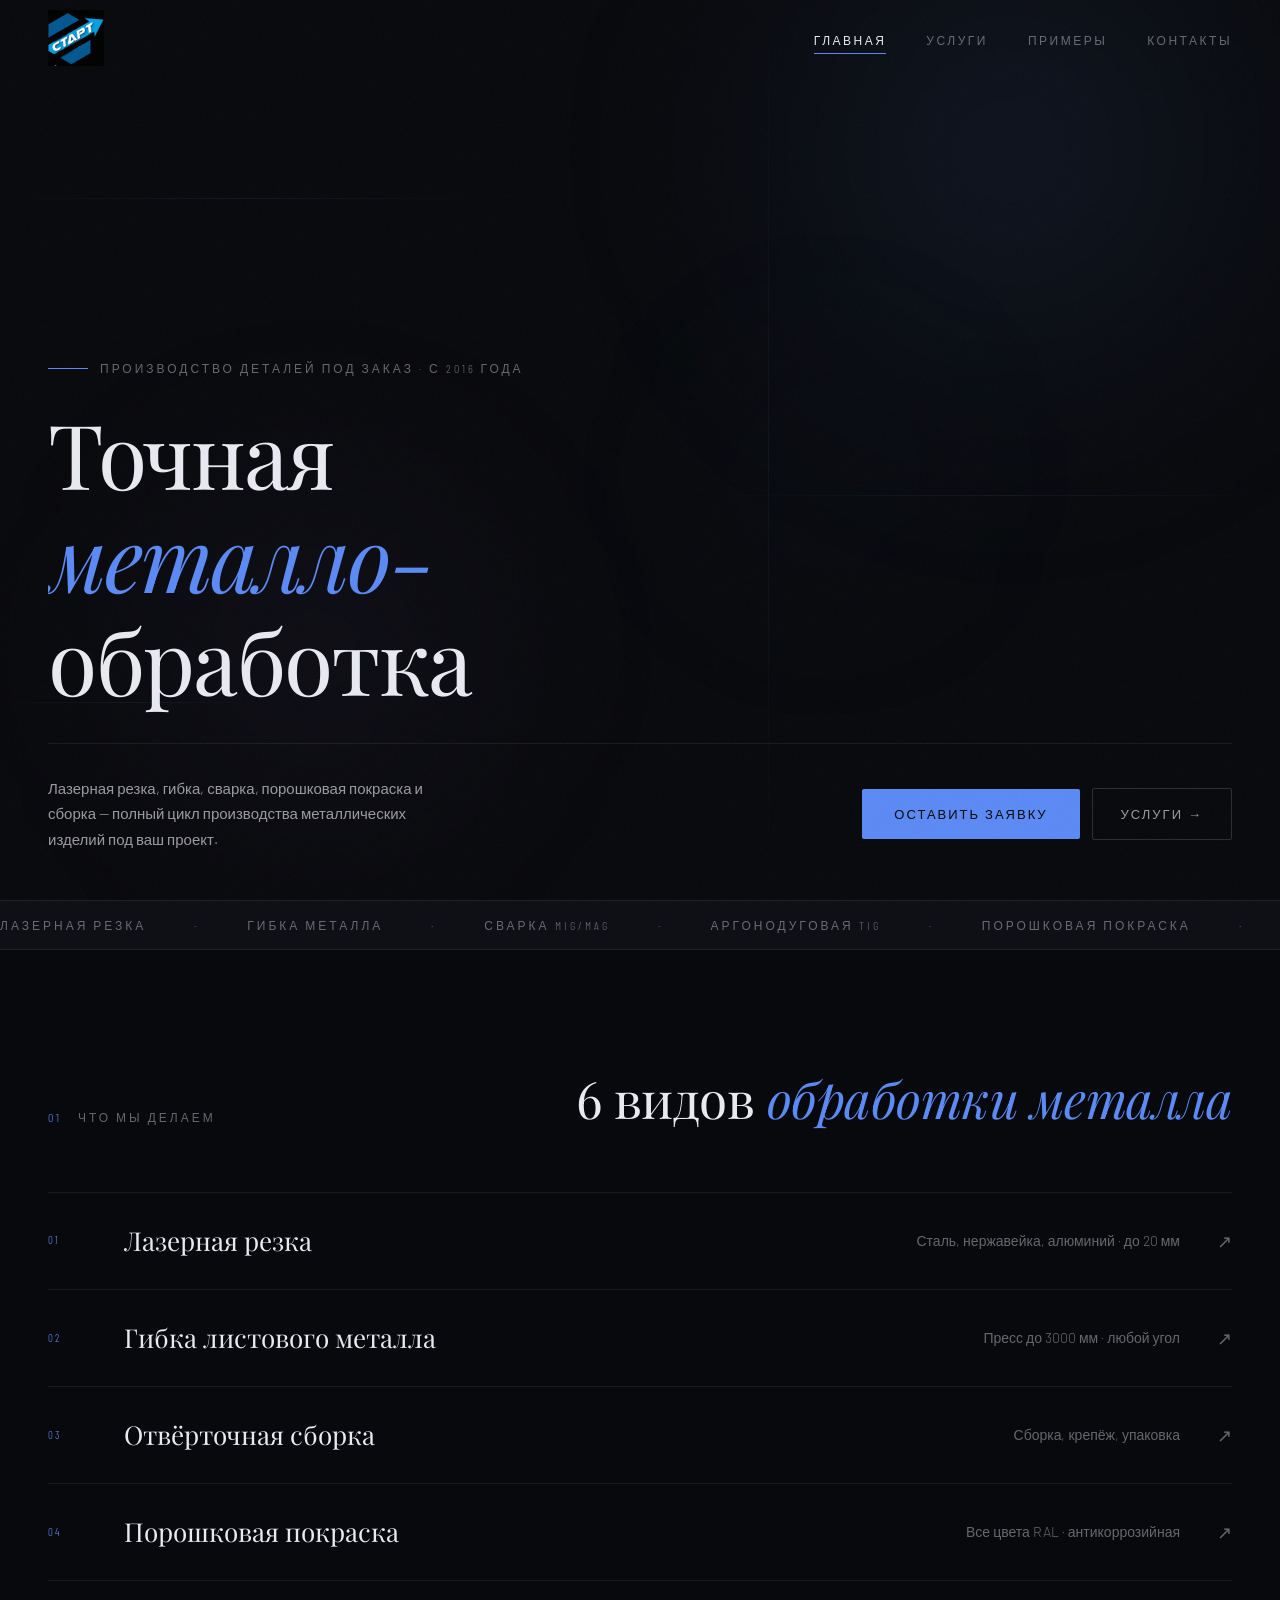
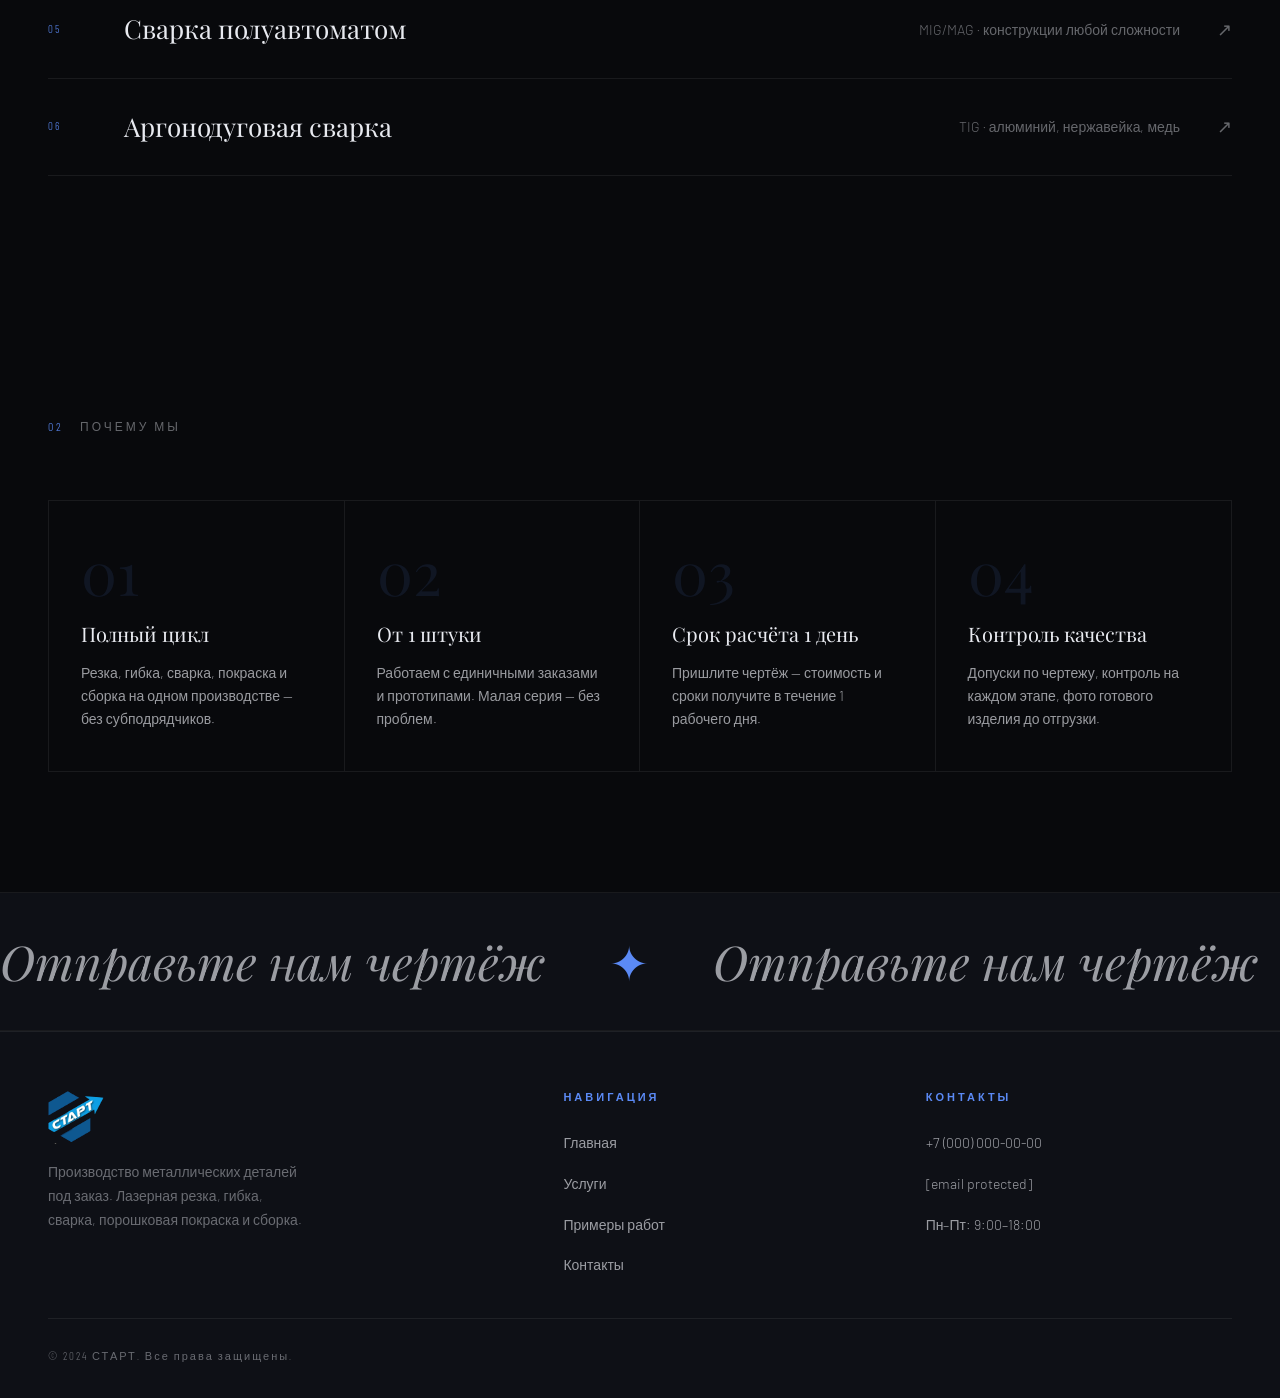
<file: index.html>
<!DOCTYPE html>
<html lang="ru">
<head>
  <meta charset="UTF-8"/>
  <meta name="viewport" content="width=device-width, initial-scale=1.0"/>
  <title>СТАРТ — Металлообработка под заказ</title>
  <link rel="preconnect" href="https://fonts.googleapis.com"/>
  <link href="https://fonts.googleapis.com/css2?family=Playfair+Display:ital,wght@0,400;0,700;1,400;1,700&family=Barlow:wght@300;400;500&family=Barlow+Condensed:wght@300;400;500;600&display=swap" rel="stylesheet"/>
  <link rel="stylesheet" href="base.css"/>
  <link rel="stylesheet" href="index.css"/>
</head>
<body>
<div class="noise"></div>

<!-- NAV -->
<nav class="nav" id="nav">
  <a href="index.html" class="logo">
    <img src="logo.png" alt="СТАРТ" class="logo-img"/>
  </a>
  <ul class="nav-links">
    <li><a href="index.html"    class="nav-link active">Главная</a></li>
    <li><a href="services.html" class="nav-link">Услуги</a></li>
    <li><a href="works.html"    class="nav-link">Примеры</a></li>
    <li><a href="contact.html"  class="nav-link">Контакты</a></li>
  </ul>
  <button class="burger" id="burger" onclick="toggleMenu()">
    <span></span><span></span><span></span>
  </button>
</nav>

<!-- MOBILE DRAWER -->
<div class="nav-drawer" id="navDrawer">
  <a href="index.html"    class="nav-link active" onclick="closeMenu()">Главная</a>
  <a href="services.html" class="nav-link"        onclick="closeMenu()">Услуги</a>
  <a href="works.html"    class="nav-link"        onclick="closeMenu()">Примеры</a>
  <a href="contact.html"  class="nav-link"        onclick="closeMenu()">Контакты</a>
  <div class="drawer-btns">
    <a href="contact.html" class="btn-solid btn-full" onclick="closeMenu()">Оставить заявку</a>
  </div>
</div>

<!-- HERO -->
<section class="hero">
  <div class="hero-visual">
    <div class="orb orb-1"></div>
    <div class="orb orb-2"></div>
    <div class="orb orb-3"></div>
  </div>
  <div class="hero-lines">
    <div class="hline" style="top:22%;left:0;width:38%"></div>
    <div class="hline" style="top:55%;right:0;width:44%"></div>
    <div class="hline" style="top:78%;left:0;width:20%"></div>
    <div class="vline" style="left:60%;top:0;height:100%"></div>
  </div>

  <div class="hero-body">
    <div class="hero-label">
      <span class="hero-label-line"></span>
      <span>Производство деталей под заказ · с 2016 года</span>
    </div>
    <h1 class="hero-heading">
      <span class="h-line" data-d="0">Точная</span>
      <span class="h-line" data-d="1">металло-</span>
      <span class="h-line" data-d="2">обработка</span>
    </h1>
    <div class="hero-foot">
      <p class="hero-desc">
        Лазерная резка, гибка, сварка, порошковая покраска и сборка —
        полный цикл производства металлических изделий под ваш проект.
      </p>
      <div class="hero-actions">
        <a href="contact.html"  class="btn-solid">Оставить заявку</a>
        <a href="services.html" class="btn-outline">Услуги →</a>
      </div>
    </div>
  </div>

</section>

<!-- TICKER -->
<div class="ticker-wrap">
  <div class="ticker-track">
    <div class="ticker-set" aria-hidden="true">
      <span>Лазерная резка</span><span class="sep">·</span>
      <span>Гибка металла</span><span class="sep">·</span>
      <span>Сварка MIG/MAG</span><span class="sep">·</span>
      <span>Аргонодуговая TIG</span><span class="sep">·</span>
      <span>Порошковая покраска</span><span class="sep">·</span>
      <span>Отвёрточная сборка</span><span class="sep">·</span>
    </div>
    <div class="ticker-set" aria-hidden="true">
      <span>Лазерная резка</span><span class="sep">·</span>
      <span>Гибка металла</span><span class="sep">·</span>
      <span>Сварка MIG/MAG</span><span class="sep">·</span>
      <span>Аргонодуговая TIG</span><span class="sep">·</span>
      <span>Порошковая покраска</span><span class="sep">·</span>
      <span>Отвёрточная сборка</span><span class="sep">·</span>
    </div>
  </div>
</div>

<!-- SERVICES -->
<section class="section">
  <div class="container">
    <div class="sec-head">
      <div class="sec-meta">
        <span class="sec-num">01</span>
        <span class="sec-tag">Что мы делаем</span>
      </div>
      <h2 class="sec-title">6 видов <em>обработки металла</em></h2>
    </div>
    <div class="svc-rows">
      <a href="services.html#laser"    class="svc-row reveal"><span class="svc-n">01</span><span class="svc-name">Лазерная резка</span><span class="svc-desc-short">Сталь, нержавейка, алюминий · до 20 мм</span><span class="svc-arrow">↗</span></a>
      <a href="services.html#bending"  class="svc-row reveal"><span class="svc-n">02</span><span class="svc-name">Гибка листового металла</span><span class="svc-desc-short">Пресс до 3000 мм · любой угол</span><span class="svc-arrow">↗</span></a>
      <a href="services.html#assembly" class="svc-row reveal"><span class="svc-n">03</span><span class="svc-name">Отвёрточная сборка</span><span class="svc-desc-short">Сборка, крепёж, упаковка</span><span class="svc-arrow">↗</span></a>
      <a href="services.html#painting" class="svc-row reveal"><span class="svc-n">04</span><span class="svc-name">Порошковая покраска</span><span class="svc-desc-short">Все цвета RAL · антикоррозийная</span><span class="svc-arrow">↗</span></a>
      <a href="services.html#mig"      class="svc-row reveal"><span class="svc-n">05</span><span class="svc-name">Сварка полуавтоматом</span><span class="svc-desc-short">MIG/MAG · конструкции любой сложности</span><span class="svc-arrow">↗</span></a>
      <a href="services.html#tig"      class="svc-row reveal"><span class="svc-n">06</span><span class="svc-name">Аргонодуговая сварка</span><span class="svc-desc-short">TIG · алюминий, нержавейка, медь</span><span class="svc-arrow">↗</span></a>
    </div>
  </div>
</section>

<!-- WHY -->
<section class="section">
  <div class="container">
    <div class="sec-head">
      <div class="sec-meta">
        <span class="sec-num">02</span>
        <span class="sec-tag">Почему мы</span>
      </div>
    </div>
    <div class="why-grid">
      <div class="why-item reveal"><div class="why-n">01</div><h4>Полный цикл</h4><p>Резка, гибка, сварка, покраска и сборка на одном производстве — без субподрядчиков.</p></div>
      <div class="why-item reveal"><div class="why-n">02</div><h4>От 1 штуки</h4><p>Работаем с единичными заказами и прототипами. Малая серия — без проблем.</p></div>
      <div class="why-item reveal"><div class="why-n">03</div><h4>Срок расчёта 1 день</h4><p>Пришлите чертёж — стоимость и сроки получите в течение 1 рабочего дня.</p></div>
      <div class="why-item reveal"><div class="why-n">04</div><h4>Контроль качества</h4><p>Допуски по чертежу, контроль на каждом этапе, фото готового изделия до отгрузки.</p></div>
    </div>
  </div>
</section>

<!-- MARQUEE CTA -->
<section class="marquee-cta">
  <a href="contact.html" class="marquee-cta-inner">
    <div class="marquee-track">
      <span>Отправьте нам чертёж</span><span class="mc-dot">✦</span>
      <span>Отправьте нам чертёж</span><span class="mc-dot">✦</span>
      <span>Отправьте нам чертёж</span><span class="mc-dot">✦</span>
      <span>Отправьте нам чертёж</span><span class="mc-dot">✦</span>
      <span>Отправьте нам чертёж</span><span class="mc-dot">✦</span>
      <span>Отправьте нам чертёж</span><span class="mc-dot">✦</span>
      <span>Отправьте нам чертёж</span><span class="mc-dot">✦</span>
      <span>Отправьте нам чертёж</span><span class="mc-dot">✦</span>
    </div>
  </a>
</section>

<!-- FOOTER -->
<footer class="footer">
  <div class="container">
    <div class="footer-grid">
      <div class="footer-brand">
        <a href="index.html" class="logo">
          <img src="logo.png" alt="СТАРТ" class="logo-img"/>
        </a>
        <p>Производство металлических деталей под заказ. Лазерная резка, гибка, сварка, порошковая покраска и сборка.</p>
      </div>
      <div class="footer-col">
        <h5>Навигация</h5>
        <ul>
          <li><a href="index.html">Главная</a></li>
          <li><a href="services.html">Услуги</a></li>
          <li><a href="works.html">Примеры работ</a></li>
          <li><a href="contact.html">Контакты</a></li>
        </ul>
      </div>
      <div class="footer-col">
        <h5>Контакты</h5>
        <ul>
          <li><span>+7 (000) 000-00-00</span></li>
          <li><span><a href="/cdn-cgi/l/email-protection" class="__cf_email__" data-cfemail="254c4b434a654840574c414c444b0b5750">[email&#160;protected]</a></span></li>
          <li><span>Пн–Пт: 9:00–18:00</span></li>
        </ul>
      </div>
    </div>
    <div class="footer-bottom">
      <p class="footer-copy">© 2024 СТАРТ. Все права защищены.</p>
    </div>
  </div>
</footer>

<script src="main.js"></script>
</body>
</html>
</file>
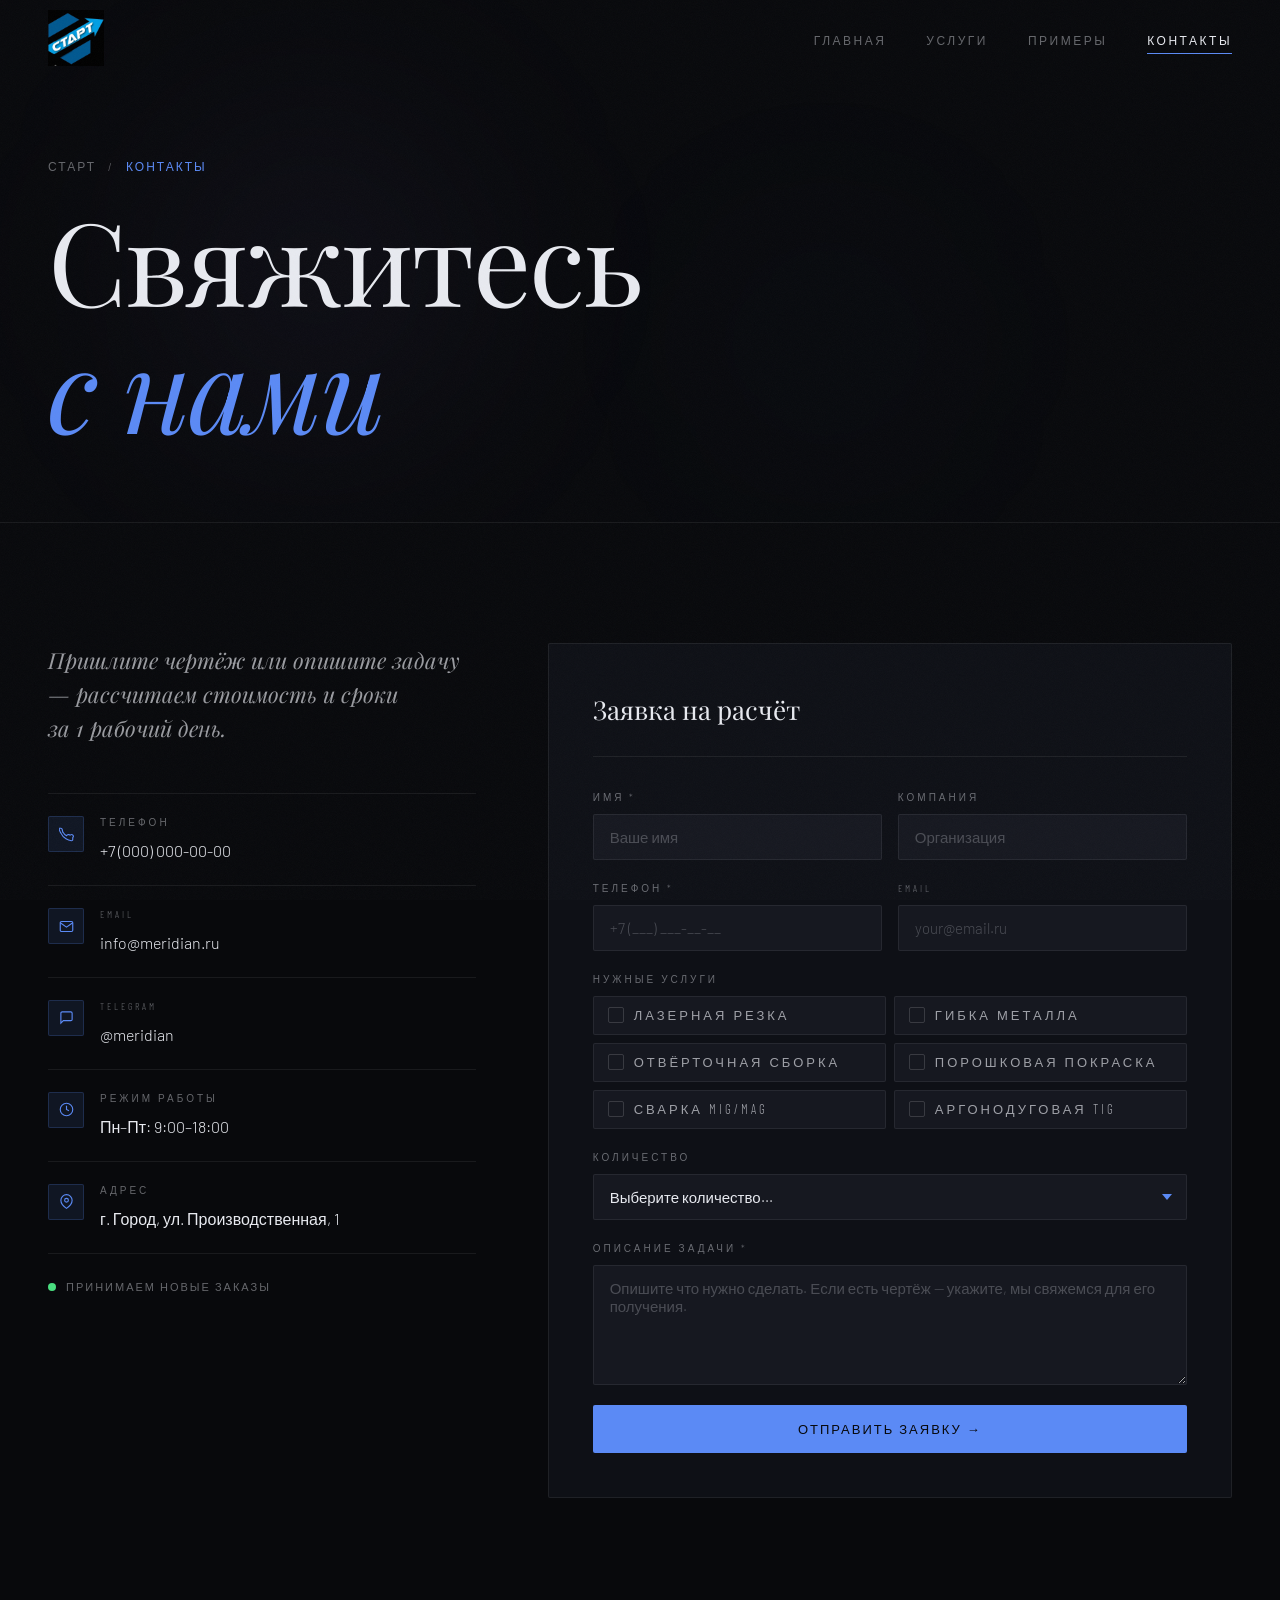
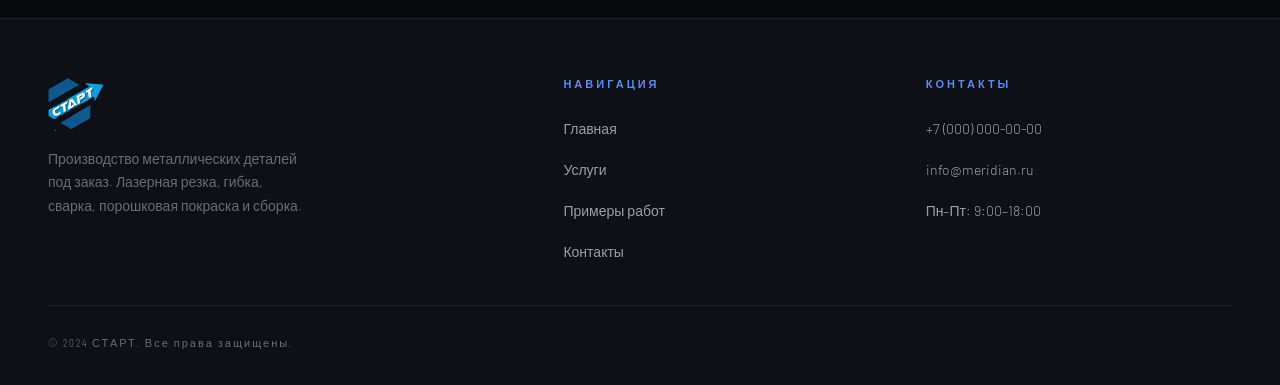
<file: contact.html>
<!DOCTYPE html>
<html lang="ru">
<head>
  <meta charset="UTF-8"/>
  <meta name="viewport" content="width=device-width, initial-scale=1.0"/>
  <title>Контакты — СТАРТ Металлообработка</title>
  <link rel="preconnect" href="https://fonts.googleapis.com"/>
  <link href="https://fonts.googleapis.com/css2?family=Playfair+Display:ital,wght@0,400;0,700;1,400;1,700&family=Barlow:wght@300;400;500&family=Barlow+Condensed:wght@300;400;500;600&display=swap" rel="stylesheet"/>
  <link rel="stylesheet" href="base.css"/>
  <link rel="stylesheet" href="contact.css"/>
</head>
<body>
<div class="noise"></div>

<nav class="nav" id="nav">
  <a href="index.html" class="logo">
    <img src="logo.png" alt="СТАРТ" class="logo-img"/>
  </a>
  <ul class="nav-links">
    <li><a href="index.html"    class="nav-link">Главная</a></li>
    <li><a href="services.html" class="nav-link">Услуги</a></li>
    <li><a href="works.html"    class="nav-link">Примеры</a></li>
    <li><a href="contact.html"  class="nav-link active">Контакты</a></li>
  </ul>
  <button class="burger" id="burger" onclick="toggleMenu()"><span></span><span></span><span></span></button>
</nav>

<div class="nav-drawer" id="navDrawer">
  <a href="index.html"    class="nav-link" onclick="closeMenu()">Главная</a>
  <a href="services.html" class="nav-link" onclick="closeMenu()">Услуги</a>
  <a href="works.html"    class="nav-link" onclick="closeMenu()">Примеры</a>
  <a href="contact.html"  class="nav-link active" onclick="closeMenu()">Контакты</a>
</div>

<section class="inner-hero">
  <div class="hero-visual">
    <div class="orb orb-2"></div>
    <div class="orb orb-3"></div>
  </div>
  <div class="container inner-hero-body">
    <div class="breadcrumb">
      <span>СТАРТ</span>
      <span class="breadcrumb-sep">/</span>
      <span class="bc-active">Контакты</span>
    </div>
    <h1 class="inner-hero-title">
      Свяжитесь
      <em>с нами</em>
    </h1>
  </div>
</section>

<section class="section">
  <div class="container contact-wrap">

    <!-- LEFT -->
    <div>
      <p class="contact-intro">Пришлите чертёж или опишите задачу — рассчитаем стоимость и&nbsp;сроки за&nbsp;1&nbsp;рабочий день.</p>

      <div class="contact-rows">
        <div class="contact-row">
          <div class="contact-row-icon">
            <svg viewBox="0 0 24 24" fill="none" stroke="currentColor" stroke-width="1.8"><path d="M22 16.92v3a2 2 0 01-2.18 2 19.79 19.79 0 01-8.63-3.07A19.5 19.5 0 013.07 9.81 19.79 19.79 0 01.07 2h3a2 2 0 012 1.72c.127.96.361 1.903.7 2.81a2 2 0 01-.45 2.11L6.09 7.91a16 16 0 006 6l1.27-1.27a2 2 0 012.11-.45c.907.339 1.85.573 2.81.7A2 2 0 0122 16.92z"/></svg>
          </div>
          <div>
            <span class="contact-row-label">Телефон</span>
            <a href="tel:+70000000000" class="contact-row-val">+7 (000) 000-00-00</a>
          </div>
        </div>
        <div class="contact-row">
          <div class="contact-row-icon">
            <svg viewBox="0 0 24 24" fill="none" stroke="currentColor" stroke-width="1.8"><path d="M4 4h16c1.1 0 2 .9 2 2v12c0 1.1-.9 2-2 2H4c-1.1 0-2-.9-2-2V6c0-1.1.9-2 2-2z"/><polyline points="22,6 12,13 2,6"/></svg>
          </div>
          <div>
            <span class="contact-row-label">Email</span>
            <a href="mailto:info@meridian.ru" class="contact-row-val">info@meridian.ru</a>
          </div>
        </div>
        <div class="contact-row">
          <div class="contact-row-icon">
            <svg viewBox="0 0 24 24" fill="none" stroke="currentColor" stroke-width="1.8"><path d="M21 15a2 2 0 01-2 2H7l-4 4V5a2 2 0 012-2h14a2 2 0 012 2z"/></svg>
          </div>
          <div>
            <span class="contact-row-label">Telegram</span>
            <a href="https://t.me/meridian" target="_blank" rel="noopener" class="contact-row-val">@meridian</a>
          </div>
        </div>
        <div class="contact-row">
          <div class="contact-row-icon">
            <svg viewBox="0 0 24 24" fill="none" stroke="currentColor" stroke-width="1.8"><circle cx="12" cy="12" r="10"/><polyline points="12,6 12,12 16,14"/></svg>
          </div>
          <div>
            <span class="contact-row-label">Режим работы</span>
            <span class="contact-row-val">Пн–Пт: 9:00–18:00</span>
          </div>
        </div>
        <div class="contact-row">
          <div class="contact-row-icon">
            <svg viewBox="0 0 24 24" fill="none" stroke="currentColor" stroke-width="1.8"><path d="M21 10c0 7-9 13-9 13s-9-6-9-13a9 9 0 0118 0z"/><circle cx="12" cy="10" r="3"/></svg>
          </div>
          <div>
            <span class="contact-row-label">Адрес</span>
            <span class="contact-row-val">г. Город, ул. Производственная, 1</span>
          </div>
        </div>
      </div>

      <div class="contact-avail">
        <div class="avail-dot"></div>
        <span>Принимаем новые заказы</span>
      </div>
    </div>

    <!-- FORM -->
    <div class="form-wrap">
      <h3>Заявка на расчёт</h3>
      <form class="form" onsubmit="handleSubmit(event)">
        <div class="form-duo">
          <div class="field"><label>Имя *</label><input type="text" placeholder="Ваше имя" required/></div>
          <div class="field"><label>Компания</label><input type="text" placeholder="Организация"/></div>
        </div>
        <div class="form-duo">
          <div class="field"><label>Телефон *</label><input type="tel" placeholder="+7 (___) ___-__-__" required/></div>
          <div class="field"><label>Email</label><input type="email" placeholder="your@email.ru"/></div>
        </div>

        <div class="field">
          <label>Нужные услуги</label>
          <div class="svc-checks" id="svcChecks">
            <label class="svc-check"><input type="checkbox"/><span class="check-box"></span><span>Лазерная резка</span></label>
            <label class="svc-check"><input type="checkbox"/><span class="check-box"></span><span>Гибка металла</span></label>
            <label class="svc-check"><input type="checkbox"/><span class="check-box"></span><span>Отвёрточная сборка</span></label>
            <label class="svc-check"><input type="checkbox"/><span class="check-box"></span><span>Порошковая покраска</span></label>
            <label class="svc-check"><input type="checkbox"/><span class="check-box"></span><span>Сварка MIG/MAG</span></label>
            <label class="svc-check"><input type="checkbox"/><span class="check-box"></span><span>Аргонодуговая TIG</span></label>
          </div>
        </div>

        <div class="field">
          <label>Количество</label>
          <select>
            <option value="">Выберите количество...</option>
            <option>1–10 штук (единичный заказ)</option>
            <option>10–100 штук (мелкая серия)</option>
            <option>100–1000 штук</option>
            <option>более 1000 штук</option>
          </select>
        </div>

        <div class="field">
          <label>Описание задачи *</label>
          <textarea rows="5" placeholder="Опишите что нужно сделать. Если есть чертёж — укажите, мы свяжемся для его получения." required></textarea>
        </div>

        <button type="submit" class="btn-solid btn-full" style="padding:16px;">
          Отправить заявку →
        </button>
        <div class="form-ok" id="formOk">
          ✓ Заявка принята! Свяжемся в течение 1 рабочего дня
        </div>
      </form>
    </div>

  </div>
</section>

<footer class="footer">
  <div class="container">
    <div class="footer-grid">
      <div class="footer-brand">
        <a href="index.html" class="logo">
          <img src="logo.png" alt="СТАРТ" class="logo-img"/>
        </a>
        <p>Производство металлических деталей под заказ. Лазерная резка, гибка, сварка, порошковая покраска и сборка.</p>
      </div>
      <div class="footer-col">
        <h5>Навигация</h5>
        <ul>
          <li><a href="index.html">Главная</a></li>
          <li><a href="services.html">Услуги</a></li>
          <li><a href="works.html">Примеры работ</a></li>
          <li><a href="contact.html">Контакты</a></li>
        </ul>
      </div>
      <div class="footer-col">
        <h5>Контакты</h5>
        <ul>
          <li><span>+7 (000) 000-00-00</span></li>
          <li><span>info@meridian.ru</span></li>
          <li><span>Пн–Пт: 9:00–18:00</span></li>
        </ul>
      </div>
    </div>
    <div class="footer-bottom">
      <p class="footer-copy">© 2024 СТАРТ. Все права защищены.</p>
    </div>
  </div>
</footer>

<script src="main.js"></script>
</body>
</html>
</file>
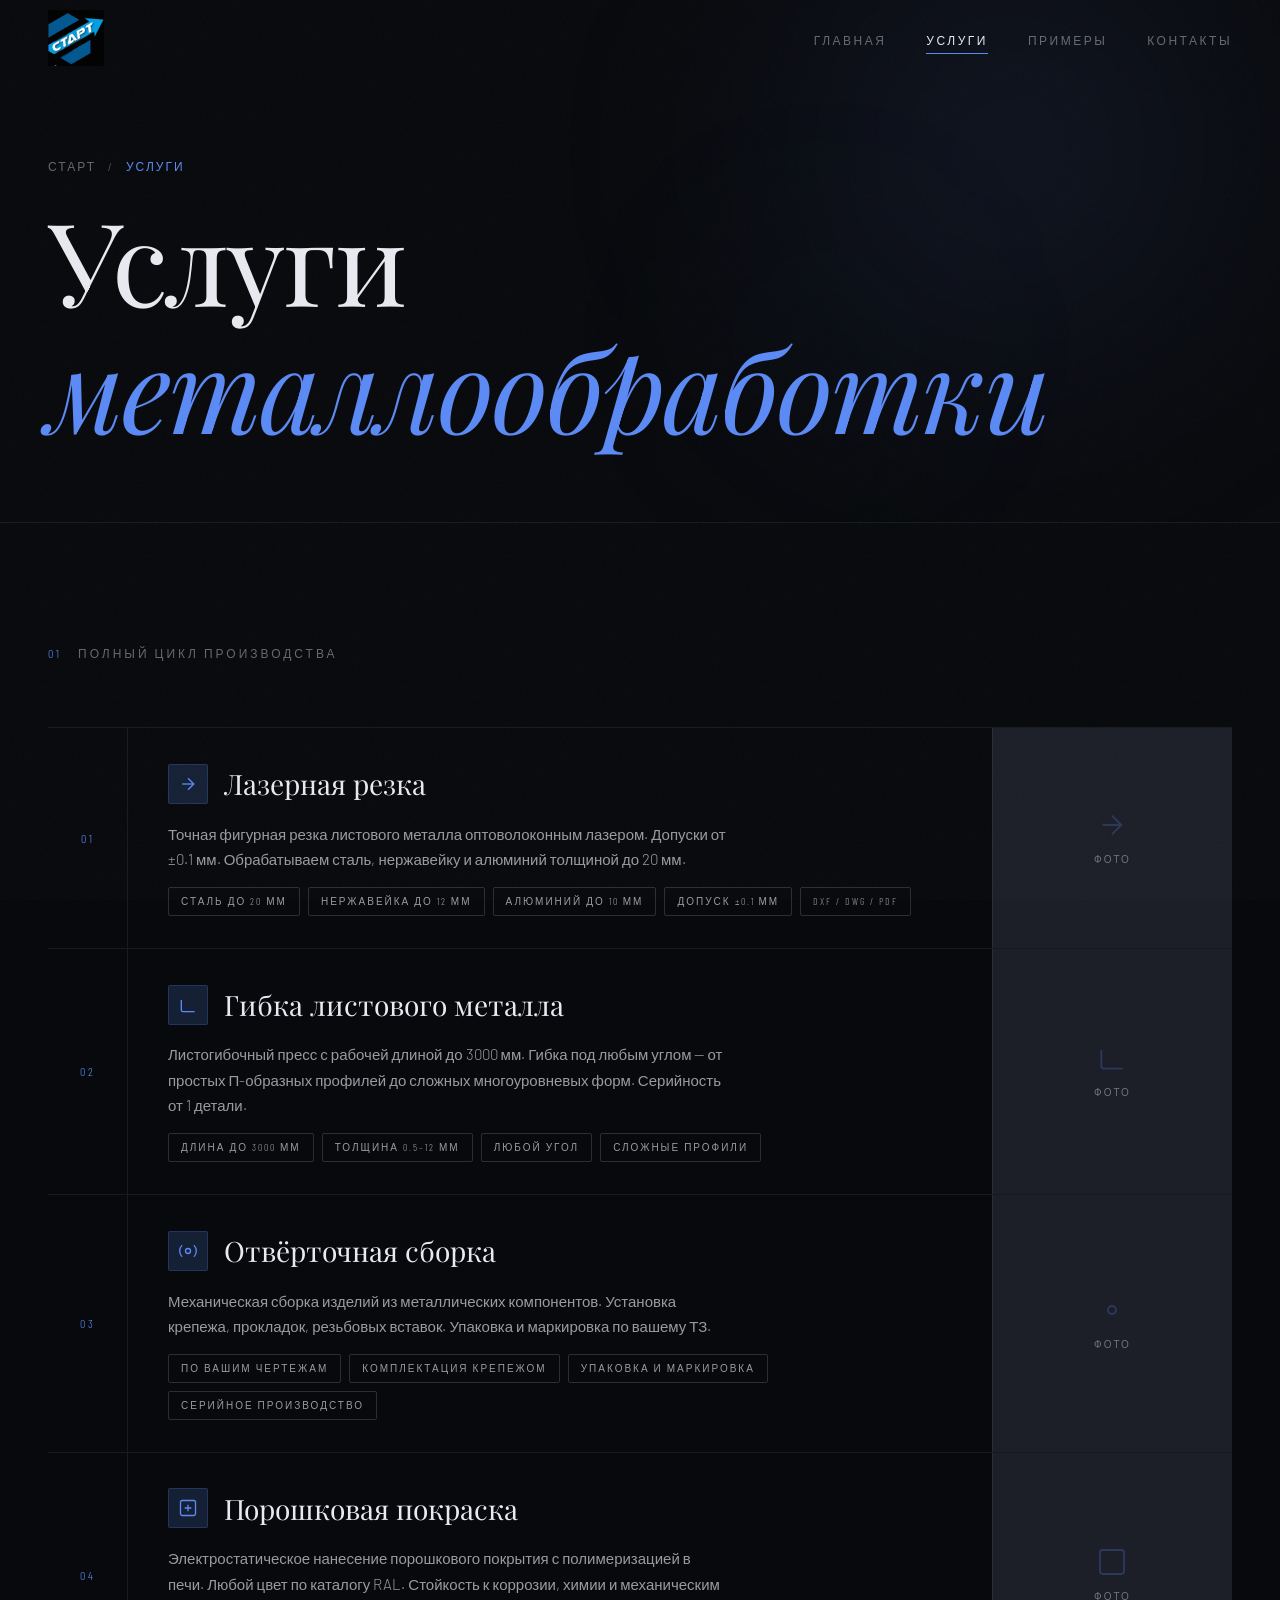
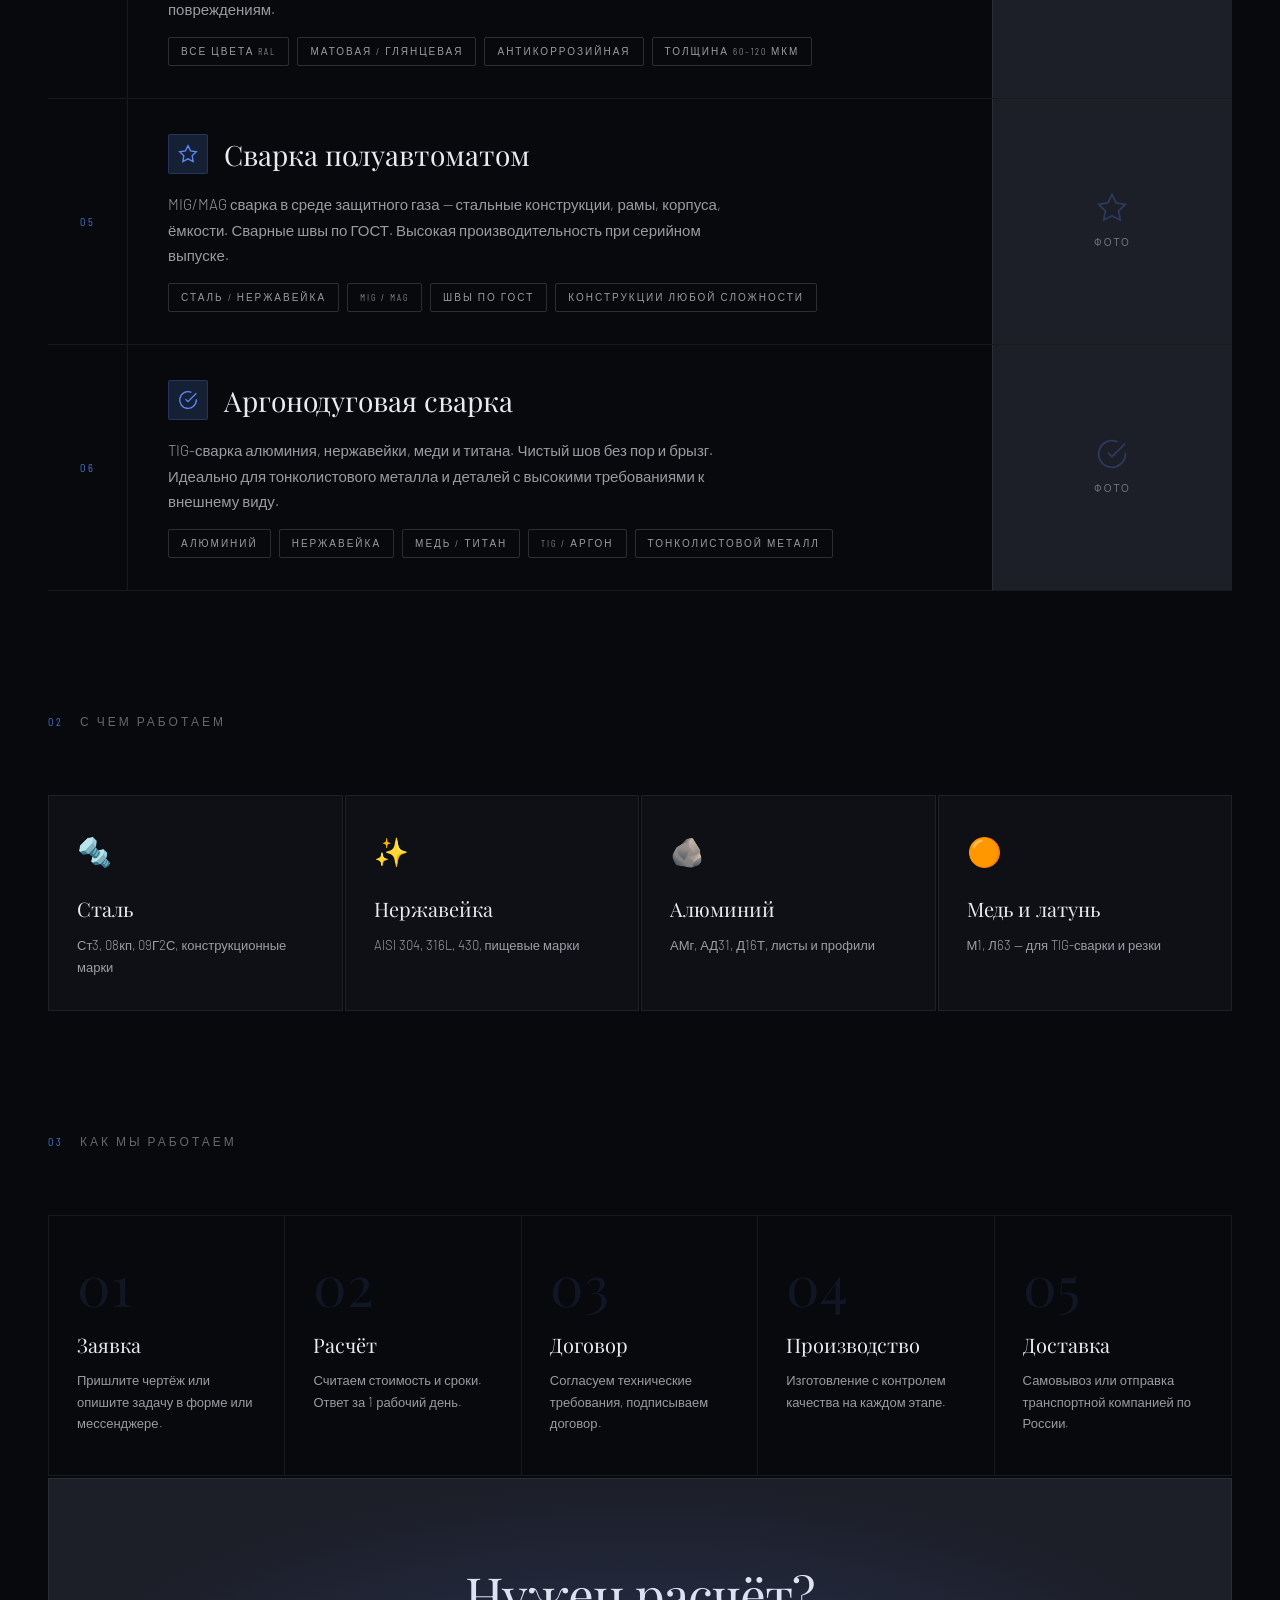
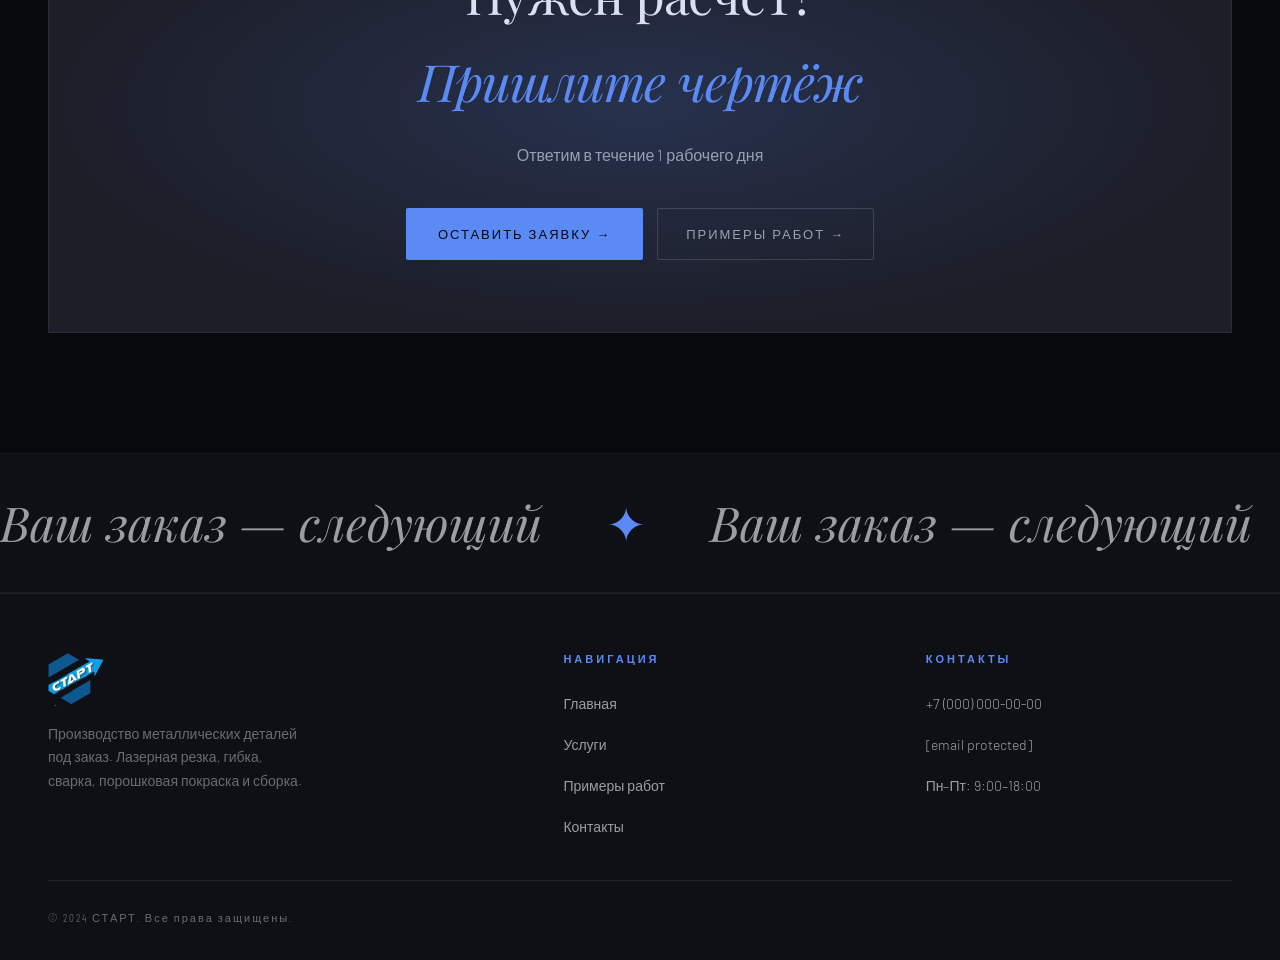
<file: services.html>
<!DOCTYPE html>
<html lang="ru">
<head>
  <meta charset="UTF-8"/>
  <meta name="viewport" content="width=device-width, initial-scale=1.0"/>
  <title>Услуги — СТАРТ Металлообработка</title>
  <link rel="preconnect" href="https://fonts.googleapis.com"/>
  <link href="https://fonts.googleapis.com/css2?family=Playfair+Display:ital,wght@0,400;0,700;1,400;1,700&family=Barlow:wght@300;400;500&family=Barlow+Condensed:wght@300;400;500;600&display=swap" rel="stylesheet"/>
  <link rel="stylesheet" href="base.css"/>
  <link rel="stylesheet" href="services.css"/>
</head>
<body>
<div class="noise"></div>

<nav class="nav" id="nav">
  <a href="index.html" class="logo">
    <img src="logo.png" alt="СТАРТ" class="logo-img"/>
  </a>
  <ul class="nav-links">
    <li><a href="index.html"    class="nav-link">Главная</a></li>
    <li><a href="services.html" class="nav-link active">Услуги</a></li>
    <li><a href="works.html"    class="nav-link">Примеры</a></li>
    <li><a href="contact.html"  class="nav-link">Контакты</a></li>
  </ul>
  <button class="burger" id="burger" onclick="toggleMenu()"><span></span><span></span><span></span></button>
</nav>

<div class="nav-drawer" id="navDrawer">
  <a href="index.html"    class="nav-link" onclick="closeMenu()">Главная</a>
  <a href="services.html" class="nav-link active" onclick="closeMenu()">Услуги</a>
  <a href="works.html"    class="nav-link" onclick="closeMenu()">Примеры</a>
  <a href="contact.html"  class="nav-link" onclick="closeMenu()">Контакты</a>
  <div class="drawer-btns">
    <a href="contact.html" class="btn-solid btn-full" onclick="closeMenu()">Оставить заявку</a>
  </div>
</div>

<!-- INNER HERO -->
<section class="inner-hero">
  <div class="hero-visual">
    <div class="orb orb-1"></div>
    <div class="orb orb-3"></div>
  </div>
  <div class="container inner-hero-body">
    <div class="breadcrumb">
      <span>СТАРТ</span>
      <span class="breadcrumb-sep">/</span>
      <span class="bc-active">Услуги</span>
    </div>
    <h1 class="inner-hero-title">
      Услуги
      <em>металлообработки</em>
    </h1>
  </div>
</section>

<!-- 6 SERVICES -->
<section class="section">
  <div class="container">
    <div class="sec-head">
      <div class="sec-meta">
        <span class="sec-num">01</span>
        <span class="sec-tag">Полный цикл производства</span>
      </div>
    </div>

    <div class="svc-list">

      <div class="svc-detail reveal" id="laser">
        <div class="svc-detail-num">01</div>
        <div class="svc-detail-body">
          <div class="svc-detail-head">
            <div class="svc-detail-icon">
              <svg viewBox="0 0 24 24" fill="none" stroke="currentColor" stroke-width="1.6">
                <line x1="5" y1="12" x2="19" y2="12"/>
                <polyline points="12,5 19,12 12,19"/>
              </svg>
            </div>
            <h3>Лазерная резка</h3>
          </div>
          <p>Точная фигурная резка листового металла оптоволоконным лазером. Допуски от ±0.1 мм. Обрабатываем сталь, нержавейку и алюминий толщиной до 20 мм.</p>
          <div class="svc-tags">
            <span class="svc-tag">Сталь до 20 мм</span>
            <span class="svc-tag">Нержавейка до 12 мм</span>
            <span class="svc-tag">Алюминий до 10 мм</span>
            <span class="svc-tag">Допуск ±0.1 мм</span>
            <span class="svc-tag">DXF / DWG / PDF</span>
          </div>
        </div>
        <div class="svc-detail-photo">
          <div class="svc-photo-placeholder">
            <svg viewBox="0 0 24 24" fill="none" stroke="currentColor" stroke-width="1.4"><line x1="5" y1="12" x2="19" y2="12"/><polyline points="12,5 19,12 12,19"/></svg>
            <span>Фото</span>
          </div>
        </div>
      </div>

      <div class="svc-detail reveal" id="bending">
        <div class="svc-detail-num">02</div>
        <div class="svc-detail-body">
          <div class="svc-detail-head">
            <div class="svc-detail-icon">
              <svg viewBox="0 0 24 24" fill="none" stroke="currentColor" stroke-width="1.6">
                <path d="M4 6 L4 18 Q4 20 6 20 L20 20"/>
              </svg>
            </div>
            <h3>Гибка листового металла</h3>
          </div>
          <p>Листогибочный пресс с рабочей длиной до 3000 мм. Гибка под любым углом — от простых П-образных профилей до сложных многоуровневых форм. Серийность от 1 детали.</p>
          <div class="svc-tags">
            <span class="svc-tag">Длина до 3000 мм</span>
            <span class="svc-tag">Толщина 0.5–12 мм</span>
            <span class="svc-tag">Любой угол</span>
            <span class="svc-tag">Сложные профили</span>
          </div>
        </div>
        <div class="svc-detail-photo">
          <div class="svc-photo-placeholder">
            <svg viewBox="0 0 24 24" fill="none" stroke="currentColor" stroke-width="1.4"><path d="M4 6L4 18Q4 20 6 20L20 20"/></svg>
            <span>Фото</span>
          </div>
        </div>
      </div>

      <div class="svc-detail reveal" id="assembly">
        <div class="svc-detail-num">03</div>
        <div class="svc-detail-body">
          <div class="svc-detail-head">
            <div class="svc-detail-icon">
              <svg viewBox="0 0 24 24" fill="none" stroke="currentColor" stroke-width="1.6">
                <circle cx="12" cy="12" r="3"/>
                <path d="M19.07 4.93a10 10 0 0 1 0 14.14M4.93 4.93a10 10 0 0 0 0 14.14"/>
              </svg>
            </div>
            <h3>Отвёрточная сборка</h3>
          </div>
          <p>Механическая сборка изделий из металлических компонентов. Установка крепежа, прокладок, резьбовых вставок. Упаковка и маркировка по вашему ТЗ.</p>
          <div class="svc-tags">
            <span class="svc-tag">По вашим чертежам</span>
            <span class="svc-tag">Комплектация крепежом</span>
            <span class="svc-tag">Упаковка и маркировка</span>
            <span class="svc-tag">Серийное производство</span>
          </div>
        </div>
        <div class="svc-detail-photo">
          <div class="svc-photo-placeholder">
            <svg viewBox="0 0 24 24" fill="none" stroke="currentColor" stroke-width="1.4"><circle cx="12" cy="12" r="3"/></svg>
            <span>Фото</span>
          </div>
        </div>
      </div>

      <div class="svc-detail reveal" id="painting">
        <div class="svc-detail-num">04</div>
        <div class="svc-detail-body">
          <div class="svc-detail-head">
            <div class="svc-detail-icon">
              <svg viewBox="0 0 24 24" fill="none" stroke="currentColor" stroke-width="1.6">
                <path d="M19 3H5a2 2 0 0 0-2 2v14a2 2 0 0 0 2 2h14a2 2 0 0 0 2-2V5a2 2 0 0 0-2-2z"/>
                <path d="M12 8v8M8 12h8"/>
              </svg>
            </div>
            <h3>Порошковая покраска</h3>
          </div>
          <p>Электростатическое нанесение порошкового покрытия с полимеризацией в печи. Любой цвет по каталогу RAL. Стойкость к коррозии, химии и механическим повреждениям.</p>
          <div class="svc-tags">
            <span class="svc-tag">Все цвета RAL</span>
            <span class="svc-tag">Матовая / глянцевая</span>
            <span class="svc-tag">Антикоррозийная</span>
            <span class="svc-tag">Толщина 60–120 мкм</span>
          </div>
        </div>
        <div class="svc-detail-photo">
          <div class="svc-photo-placeholder">
            <svg viewBox="0 0 24 24" fill="none" stroke="currentColor" stroke-width="1.4"><path d="M19 3H5a2 2 0 0 0-2 2v14a2 2 0 0 0 2 2h14a2 2 0 0 0 2-2V5a2 2 0 0 0-2-2z"/></svg>
            <span>Фото</span>
          </div>
        </div>
      </div>

      <div class="svc-detail reveal" id="mig">
        <div class="svc-detail-num">05</div>
        <div class="svc-detail-body">
          <div class="svc-detail-head">
            <div class="svc-detail-icon">
              <svg viewBox="0 0 24 24" fill="none" stroke="currentColor" stroke-width="1.6">
                <path d="M12 2L15.09 8.26L22 9.27L17 14.14L18.18 21.02L12 17.77L5.82 21.02L7 14.14L2 9.27L8.91 8.26Z"/>
              </svg>
            </div>
            <h3>Сварка полуавтоматом</h3>
          </div>
          <p>MIG/MAG сварка в среде защитного газа — стальные конструкции, рамы, корпуса, ёмкости. Сварные швы по ГОСТ. Высокая производительность при серийном выпуске.</p>
          <div class="svc-tags">
            <span class="svc-tag">Сталь / Нержавейка</span>
            <span class="svc-tag">MIG / MAG</span>
            <span class="svc-tag">Швы по ГОСТ</span>
            <span class="svc-tag">Конструкции любой сложности</span>
          </div>
        </div>
        <div class="svc-detail-photo">
          <div class="svc-photo-placeholder">
            <svg viewBox="0 0 24 24" fill="none" stroke="currentColor" stroke-width="1.4"><path d="M12 2L15.09 8.26L22 9.27L17 14.14L18.18 21.02L12 17.77L5.82 21.02L7 14.14L2 9.27L8.91 8.26Z"/></svg>
            <span>Фото</span>
          </div>
        </div>
      </div>

      <div class="svc-detail reveal" id="tig">
        <div class="svc-detail-num">06</div>
        <div class="svc-detail-body">
          <div class="svc-detail-head">
            <div class="svc-detail-icon">
              <svg viewBox="0 0 24 24" fill="none" stroke="currentColor" stroke-width="1.6">
                <path d="M22 11.08V12a10 10 0 1 1-5.93-9.14"/>
                <polyline points="22,4 12,14.01 9,11.01"/>
              </svg>
            </div>
            <h3>Аргонодуговая сварка</h3>
          </div>
          <p>TIG-сварка алюминия, нержавейки, меди и титана. Чистый шов без пор и брызг. Идеально для тонколистового металла и деталей с высокими требованиями к внешнему виду.</p>
          <div class="svc-tags">
            <span class="svc-tag">Алюминий</span>
            <span class="svc-tag">Нержавейка</span>
            <span class="svc-tag">Медь / Титан</span>
            <span class="svc-tag">TIG / Аргон</span>
            <span class="svc-tag">Тонколистовой металл</span>
          </div>
        </div>
        <div class="svc-detail-photo">
          <div class="svc-photo-placeholder">
            <svg viewBox="0 0 24 24" fill="none" stroke="currentColor" stroke-width="1.4"><path d="M22 11.08V12a10 10 0 1 1-5.93-9.14"/><polyline points="22,4 12,14.01 9,11.01"/></svg>
            <span>Фото</span>
          </div>
        </div>
      </div>

    </div>
  </div>
</section>

<!-- MATERIALS -->
<section class="section" style="padding-top:0">
  <div class="container">
    <div class="sec-head">
      <div class="sec-meta">
        <span class="sec-num">02</span>
        <span class="sec-tag">С чем работаем</span>
      </div>
    </div>
    <div class="mat-grid">
      <div class="mat-card reveal">
        <span class="mat-icon">🔩</span>
        <h4>Сталь</h4>
        <p>Ст3, 08кп, 09Г2С, конструкционные марки</p>
      </div>
      <div class="mat-card reveal">
        <span class="mat-icon">✨</span>
        <h4>Нержавейка</h4>
        <p>AISI 304, 316L, 430, пищевые марки</p>
      </div>
      <div class="mat-card reveal">
        <span class="mat-icon">🪨</span>
        <h4>Алюминий</h4>
        <p>АМг, АД31, Д16Т, листы и профили</p>
      </div>
      <div class="mat-card reveal">
        <span class="mat-icon">🟠</span>
        <h4>Медь и латунь</h4>
        <p>М1, Л63 — для TIG-сварки и резки</p>
      </div>
    </div>
  </div>
</section>

<!-- PROCESS -->
<section class="section" style="padding-top:0">
  <div class="container">
    <div class="sec-head">
      <div class="sec-meta">
        <span class="sec-num">03</span>
        <span class="sec-tag">Как мы работаем</span>
      </div>
    </div>
    <div class="process-row">
      <div class="proc-step reveal">
        <div class="proc-n">01</div>
        <h4>Заявка</h4>
        <p>Пришлите чертёж или опишите задачу в форме или мессенджере.</p>
      </div>
      <div class="proc-step reveal">
        <div class="proc-n">02</div>
        <h4>Расчёт</h4>
        <p>Считаем стоимость и сроки. Ответ за 1 рабочий день.</p>
      </div>
      <div class="proc-step reveal">
        <div class="proc-n">03</div>
        <h4>Договор</h4>
        <p>Согласуем технические требования, подписываем договор.</p>
      </div>
      <div class="proc-step reveal">
        <div class="proc-n">04</div>
        <h4>Производство</h4>
        <p>Изготовление с контролем качества на каждом этапе.</p>
      </div>
      <div class="proc-step reveal">
        <div class="proc-n">05</div>
        <h4>Доставка</h4>
        <p>Самовывоз или отправка транспортной компанией по России.</p>
      </div>
    </div>

    <div class="svc-cta-block" style="margin-top: 2px;">
      <h2>Нужен расчёт?<br/><em>Пришлите чертёж</em></h2>
      <p>Ответим в течение 1 рабочего дня</p>
      <div class="svc-cta-actions">
        <a href="contact.html" class="btn-solid">Оставить заявку →</a>
        <a href="works.html"   class="btn-outline">Примеры работ →</a>
      </div>
    </div>
  </div>
</section>

<!-- MARQUEE -->
<section class="marquee-cta">
  <a href="contact.html" class="marquee-cta-inner">
    <div class="marquee-track">
      <span>Ваш заказ — следующий</span><span class="mc-dot">✦</span>
      <span>Ваш заказ — следующий</span><span class="mc-dot">✦</span>
      <span>Ваш заказ — следующий</span><span class="mc-dot">✦</span>
      <span>Ваш заказ — следующий</span><span class="mc-dot">✦</span>
    </div>
  </a>
</section>

<footer class="footer">
  <div class="container">
    <div class="footer-grid">
      <div class="footer-brand">
        <a href="index.html" class="logo">
          <img src="logo.png" alt="СТАРТ" class="logo-img"/>
        </a>
        <p>Производство металлических деталей под заказ. Лазерная резка, гибка, сварка, порошковая покраска и сборка.</p>
      </div>
      <div class="footer-col">
        <h5>Навигация</h5>
        <ul>
          <li><a href="index.html">Главная</a></li>
          <li><a href="services.html">Услуги</a></li>
          <li><a href="works.html">Примеры работ</a></li>
          <li><a href="contact.html">Контакты</a></li>
        </ul>
      </div>
      <div class="footer-col">
        <h5>Контакты</h5>
        <ul>
          <li><span>+7 (000) 000-00-00</span></li>
          <li><span><a href="/cdn-cgi/l/email-protection" class="__cf_email__" data-cfemail="026b6c646d426f67706b666b636c2c7077">[email&#160;protected]</a></span></li>
          <li><span>Пн–Пт: 9:00–18:00</span></li>
        </ul>
      </div>
    </div>
    <div class="footer-bottom">
      <p class="footer-copy">© 2024 СТАРТ. Все права защищены.</p>
    </div>
  </div>
</footer>

<script src="main.js"></script>
</body>
</html>
</file>
<file: base.css>
/* =============================================
   BASE.CSS — Общие стили
   Тот же визуальный язык: Playfair + Barlow,
   тёмный фон, атмосферные орбы, noise.
   Акцент — янтарно-стальной под металл.
   Курсор — стандартный браузерный.
   ============================================= */

:root {
  --ink:        #08090c;
  --ink-2:      #0e1016;
  --ink-3:      #161820;
  --surface:    #1c1e28;
  --border:     rgba(255,255,255,0.07);
  --border-hi:  rgba(255,255,255,0.15);
  --text:       #e8eaf0;
  --muted:      rgba(232,234,240,0.42);
  --muted-hi:   rgba(232,234,240,0.65);
  --accent:     #5b8af5;          /* синий — оригинальный акцент   */
  --accent-2:   #a78bfa;          /* фиолетовый второй акцент      */
  --accent-glow:rgba(91,138,245,0.18);
  --accent-dim: rgba(91,138,245,0.10);

  --ff-display: 'Playfair Display', serif;
  --ff-body:    'Barlow', sans-serif;
  --ff-cond:    'Barlow Condensed', sans-serif;

  --nav-h: 76px;
  --ease:  cubic-bezier(0.22, 1, 0.36, 1);
}

*, *::before, *::after { box-sizing: border-box; margin: 0; padding: 0; }
html { scroll-behavior: smooth; }

body {
  background: var(--ink);
  color: var(--text);
  font-family: var(--ff-body);
  font-size: 17px;
  font-weight: 300;
  line-height: 1.7;
  overflow-x: hidden;
}

a { color: inherit; text-decoration: none; }
img { max-width: 100%; display: block; }

/* NOISE */
.noise {
  position: fixed;
  inset: 0;
  z-index: 999;
  pointer-events: none;
  opacity: 0.032;
  background-image: url("data:image/svg+xml,%3Csvg viewBox='0 0 256 256' xmlns='http://www.w3.org/2000/svg'%3E%3Cfilter id='n'%3E%3CfeTurbulence type='fractalNoise' baseFrequency='0.9' numOctaves='4' stitchTiles='stitch'/%3E%3C/filter%3E%3Crect width='100%25' height='100%25' filter='url(%23n)'/%3E%3C/svg%3E");
  background-size: 180px;
}

/* ─── UTILITIES ────────────────────────────── */
.container {
  max-width: 1280px;
  margin: 0 auto;
  padding: 0 48px;
}

.section { padding: 120px 0; }

.sec-head {
  display: flex;
  justify-content: space-between;
  align-items: flex-end;
  margin-bottom: 64px;
  gap: 24px;
}

.sec-meta { display: flex; align-items: center; gap: 16px; }

.sec-num {
  font-family: var(--ff-cond);
  font-size: 12px;
  letter-spacing: 3px;
  color: var(--accent);
}

.sec-tag {
  font-family: var(--ff-cond);
  font-size: 12px;
  letter-spacing: 3px;
  text-transform: uppercase;
  color: var(--muted);
}

.sec-title {
  font-family: var(--ff-display);
  font-size: clamp(34px, 4vw, 52px);
  font-weight: 400;
  line-height: 1.12;
  letter-spacing: -0.5px;
}

.sec-title em { font-style: italic; color: var(--accent); }

.sec-link {
  font-family: var(--ff-cond);
  font-size: 13px;
  letter-spacing: 2px;
  text-transform: uppercase;
  color: var(--muted-hi);
  border-bottom: 1px solid var(--border-hi);
  padding-bottom: 2px;
  transition: color 0.3s, border-color 0.3s;
  white-space: nowrap;
}

.sec-link:hover { color: var(--accent); border-color: var(--accent); }

/* ─── BUTTONS ──────────────────────────────── */
.btn-solid {
  display: inline-flex;
  align-items: center;
  gap: 10px;
  background: var(--accent);
  color: #08090c;
  font-family: var(--ff-cond);
  font-size: 13px;
  letter-spacing: 2px;
  text-transform: uppercase;
  padding: 14px 32px;
  border: none;
  border-radius: 2px;
  cursor: pointer;
  transition: transform 0.3s var(--ease), box-shadow 0.3s var(--ease);
  position: relative;
  overflow: hidden;
}

.btn-solid::after {
  content: '';
  position: absolute;
  inset: 0;
  background: linear-gradient(135deg, transparent 40%, rgba(255,255,255,0.15));
  opacity: 0;
  transition: opacity 0.3s;
}

.btn-solid:hover { transform: translateY(-2px); box-shadow: 0 12px 36px var(--accent-glow); }
.btn-solid:hover::after { opacity: 1; }

.btn-outline {
  display: inline-flex;
  align-items: center;
  gap: 10px;
  font-family: var(--ff-cond);
  font-size: 13px;
  letter-spacing: 2px;
  text-transform: uppercase;
  color: var(--muted-hi);
  border: 1px solid var(--border-hi);
  padding: 14px 28px;
  border-radius: 2px;
  cursor: pointer;
  transition: all 0.3s var(--ease);
  background: none;
}

.btn-outline:hover {
  color: var(--text);
  border-color: var(--accent);
  background: var(--accent-glow);
}

.btn-ozon {
  display: inline-flex;
  align-items: center;
  gap: 8px;
  background: #005bff;
  color: #fff;
  font-family: var(--ff-cond);
  font-size: 13px;
  letter-spacing: 2px;
  text-transform: uppercase;
  padding: 14px 28px;
  border-radius: 2px;
  cursor: pointer;
  border: none;
  transition: transform 0.3s var(--ease), box-shadow 0.3s;
}

.btn-ozon:hover {
  transform: translateY(-2px);
  box-shadow: 0 10px 32px rgba(0,91,255,0.35);
}

.btn-full { width: 100%; justify-content: center; }

/* ─── NAVIGATION ───────────────────────────── */
.nav {
  position: fixed;
  inset: 0 0 auto;
  z-index: 500;
  height: var(--nav-h);
  display: flex;
  align-items: center;
  justify-content: space-between;
  padding: 0 48px;
  transition: background 0.4s, border-color 0.4s;
}

.nav.scrolled {
  background: rgba(8,9,12,0.93);
  backdrop-filter: blur(24px);
  -webkit-backdrop-filter: blur(24px);
  border-bottom: 1px solid var(--border);
}

.logo {
  display: flex;
  align-items: center;
  flex-shrink: 0;
}

.logo-img {
  height: 56px;
  width: auto;
  display: block;
  object-fit: contain;
  mix-blend-mode: lighten;
}

/* Fallback-текст (если картинка не загрузится) */
.logo-name {
  font-family: var(--ff-cond);
  font-size: 15px;
  font-weight: 500;
  letter-spacing: 5px;
  text-transform: uppercase;
  line-height: 1;
}

.logo-sub {
  font-family: var(--ff-body);
  font-size: 9px;
  letter-spacing: 2px;
  text-transform: uppercase;
  color: var(--muted);
  margin-top: 3px;
}

.nav-links {
  display: flex;
  list-style: none;
  gap: 40px;
  align-items: center;
}

.nav-link {
  font-family: var(--ff-cond);
  font-size: 12px;
  letter-spacing: 2.5px;
  text-transform: uppercase;
  color: var(--muted);
  position: relative;
  transition: color 0.3s;
  padding: 4px 0;
}

.nav-link::after {
  content: '';
  position: absolute;
  bottom: -3px; left: 0;
  width: 0; height: 1px;
  background: var(--accent);
  transition: width 0.3s var(--ease);
}

.nav-link:hover, .nav-link.active { color: var(--text); }
.nav-link:hover::after, .nav-link.active::after { width: 100%; }

/* BURGER */
.burger {
  display: none;
  flex-direction: column;
  gap: 5px;
  background: none;
  border: none;
  cursor: pointer;
  padding: 6px;
}

.burger span {
  display: block;
  height: 1.5px;
  background: var(--text);
  border-radius: 2px;
  transition: all 0.3s var(--ease);
}

.burger span:nth-child(1) { width: 22px; }
.burger span:nth-child(2) { width: 16px; }
.burger span:nth-child(3) { width: 22px; }

.burger.open span:nth-child(1) { transform: translateY(6.5px) rotate(45deg); width: 22px; }
.burger.open span:nth-child(2) { opacity: 0; transform: scaleX(0); }
.burger.open span:nth-child(3) { transform: translateY(-6.5px) rotate(-45deg); width: 22px; }

/* MOBILE DRAWER */
.nav-drawer {
  display: none;
  position: fixed;
  top: var(--nav-h);
  left: 0; right: 0;
  background: rgba(8,9,12,0.98);
  backdrop-filter: blur(24px);
  border-bottom: 1px solid var(--border);
  padding: 36px 24px;
  flex-direction: column;
  gap: 4px;
  z-index: 490;
}

.nav-drawer.open { display: flex; }

.nav-drawer .nav-link {
  font-size: 22px;
  letter-spacing: 3px;
  padding: 14px 0;
  border-bottom: 1px solid var(--border);
  color: var(--muted-hi);
}

.nav-drawer .nav-link::after { display: none; }
.nav-drawer .nav-link:hover,
.nav-drawer .nav-link.active { color: var(--accent); }

.drawer-btns {
  display: flex;
  flex-direction: column;
  gap: 10px;
  margin-top: 20px;
}

/* ─── HERO BG ELEMENTS ─────────────────────── */
.hero-visual {
  position: absolute;
  inset: 0;
  overflow: hidden;
  pointer-events: none;
}

.orb {
  position: absolute;
  border-radius: 50%;
  filter: blur(110px);
}

.orb-1 {
  width: 700px; height: 700px;
  background: radial-gradient(circle, rgba(91,138,245,0.12), transparent 65%);
  top: -200px; right: -80px;
  animation: drift1 12s ease-in-out infinite;
}

.orb-2 {
  width: 500px; height: 500px;
  background: radial-gradient(circle, rgba(167,139,250,0.08), transparent 65%);
  bottom: 0; left: 5%;
  animation: drift2 16s ease-in-out infinite;
}

.orb-3 {
  width: 320px; height: 320px;
  background: radial-gradient(circle, rgba(91,138,245,0.06), transparent 65%);
  top: 35%; left: 52%;
  animation: drift1 20s ease-in-out infinite reverse;
}

@keyframes drift1 {
  0%,100% { transform: translate(0,0) scale(1); }
  50%      { transform: translate(-40px,50px) scale(1.04); }
}
@keyframes drift2 {
  0%,100% { transform: translate(0,0); }
  50%      { transform: translate(50px,-30px); }
}

/* ─── INNER PAGE HERO ──────────────────────── */
.inner-hero {
  position: relative;
  padding: calc(var(--nav-h) + 80px) 0 72px;
  border-bottom: 1px solid var(--border);
  overflow: hidden;
  min-height: 48vh;
  display: flex;
  align-items: flex-end;
}

.inner-hero-body {
  position: relative;
  z-index: 1;
  width: 100%;
}

.breadcrumb {
  display: flex;
  align-items: center;
  gap: 12px;
  margin-bottom: 20px;
  animation: revealUp 0.6s var(--ease) 0.15s both;
}

.breadcrumb-sep { color: var(--border-hi); font-family: var(--ff-cond); }

.breadcrumb span {
  font-family: var(--ff-cond);
  font-size: 12px;
  letter-spacing: 2px;
  text-transform: uppercase;
  color: var(--muted);
}

.breadcrumb .bc-active { color: var(--accent); }

.inner-hero-title {
  font-family: var(--ff-display);
  font-size: clamp(56px, 9vw, 116px);
  font-weight: 400;
  line-height: 1.1;
  letter-spacing: -2px;
  overflow: visible;
  animation: revealUp 0.8s var(--ease) 0.3s both;
}

.inner-hero-title em {
  font-style: italic;
  color: var(--accent);
  display: block;
  overflow: visible;
}

/* ─── TICKER ───────────────────────────────── */
.ticker-wrap {
  overflow: hidden;
  border-top: 1px solid var(--border);
  border-bottom: 1px solid var(--border);
  background: var(--ink-2);
  padding: 14px 0;
}

.ticker-track {
  display: flex;
  width: max-content;
  animation: tickerScroll 24s linear infinite;
}

.ticker-set {
  display: flex;
  gap: 48px;
  padding-right: 48px;
  white-space: nowrap;
  flex-shrink: 0;
}

.ticker-set span {
  font-family: var(--ff-cond);
  font-size: 12px;
  letter-spacing: 3px;
  text-transform: uppercase;
  color: var(--muted);
}

.ticker-set .sep { color: var(--accent); }

@keyframes tickerScroll {
  0%   { transform: translateX(0); }
  100% { transform: translateX(-50%); }
}

/* ─── MARQUEE CTA ──────────────────────────── */
.marquee-cta {
  overflow: hidden;
  border-top: 1px solid var(--border);
  border-bottom: 1px solid var(--border);
}

.marquee-cta-inner {
  display: block;
  padding: 28px 0;
  background: var(--ink-2);
  transition: background 0.3s;
}

.marquee-cta-inner:hover { background: var(--ink-3); }

.marquee-track {
  display: flex;
  width: max-content;
  gap: 64px;
  white-space: nowrap;
  animation: tickerScroll 16s linear infinite;
}

.marquee-track span {
  font-family: var(--ff-display);
  font-size: clamp(28px, 4vw, 48px);
  font-weight: 400;
  font-style: italic;
  color: var(--muted-hi);
  transition: color 0.3s;
}

.marquee-cta-inner:hover .marquee-track span { color: var(--text); }
.mc-dot { font-style: normal !important; color: var(--accent) !important; }

/* ─── FOOTER ───────────────────────────────── */
.footer {
  padding: 56px 0 32px;
  border-top: 1px solid var(--border);
  background: var(--ink-2);
}

.footer-grid {
  display: grid;
  grid-template-columns: 1.5fr 1fr 1fr;
  gap: 56px;
  margin-bottom: 40px;
}

.footer-brand p {
  font-size: 14px;
  color: var(--muted);
  line-height: 1.7;
  max-width: 260px;
  margin-top: 16px;
}

.footer-col h5 {
  font-family: var(--ff-cond);
  font-size: 11px;
  letter-spacing: 3px;
  text-transform: uppercase;
  color: var(--accent);
  margin-bottom: 20px;
}

.footer-col ul { list-style: none; display: flex; flex-direction: column; gap: 12px; }

.footer-col li a,
.footer-col li span {
  font-size: 14px;
  color: var(--muted-hi);
  transition: color 0.3s;
}

.footer-col li a:hover { color: var(--accent); }

.footer-bottom {
  display: flex;
  align-items: center;
  justify-content: space-between;
  padding-top: 28px;
  border-top: 1px solid var(--border);
}

.footer-copy {
  font-family: var(--ff-cond);
  font-size: 11px;
  letter-spacing: 2px;
  color: var(--muted);
}

.footer-ozon {
  display: inline-flex;
  align-items: center;
  gap: 8px;
  font-family: var(--ff-cond);
  font-size: 11px;
  letter-spacing: 2px;
  text-transform: uppercase;
  color: #5b9cf6;
  border: 1px solid rgba(91,156,246,0.25);
  padding: 8px 16px;
  border-radius: 2px;
  transition: all 0.3s;
}

.footer-ozon:hover { background: rgba(91,156,246,0.1); border-color: #5b9cf6; }

/* ─── SCROLL REVEAL ────────────────────────── */
.reveal {
  opacity: 0;
  transform: translateY(24px);
  transition: opacity 0.65s var(--ease), transform 0.65s var(--ease);
}
.reveal.in { opacity: 1; transform: none; }

/* ─── KEYFRAMES ────────────────────────────── */
@keyframes revealUp {
  from { opacity: 0; transform: translateY(20px); }
  to   { opacity: 1; transform: none; }
}

/* inset отрицательный — гарантирует что буквы не обрезаются сверху/снизу */
@keyframes revealClip {
  from { clip-path: inset(110% 0 0 0); }
  to   { clip-path: inset(-20% 0 -20% 0); }
}

/* ─── RESPONSIVE BASE ──────────────────────── */
@media (max-width: 960px) {
  .container { padding: 0 24px; }
  .nav { padding: 0 24px; }
  .nav-links { display: none; }
  .nav .btn-ozon { display: none; }
  .burger { display: flex; }
  .section { padding: 80px 0; }
  .footer-grid { grid-template-columns: 1fr 1fr; gap: 36px; }
  .footer-brand { grid-column: 1 / -1; }
  .footer-bottom { flex-direction: column; gap: 16px; text-align: center; }
}

@media (max-width: 480px) {
  .container { padding: 0 16px; }
  .nav { padding: 0 16px; }
  .footer-grid { grid-template-columns: 1fr; }
  .section { padding: 60px 0; }
  .inner-hero-title { letter-spacing: -1.5px; }
}
</file>
<file: index.css>
/* =============================================
   INDEX.CSS — Главная страница
   ============================================= */

/* ─── HERO ─────────────────────────────────── */
.hero {
  position: relative;
  min-height: 100svh;
  display: flex;
  flex-direction: column;
  justify-content: flex-end;
  padding-top: var(--nav-h);
  overflow: hidden;
}

.hero-lines {
  position: absolute;
  inset: 0;
  pointer-events: none;
}

.hline {
  position: absolute;
  height: 1px;
  background: linear-gradient(to right, transparent, rgba(91,138,245,0.1), transparent);
}

.vline {
  position: absolute;
  width: 1px;
  background: linear-gradient(to bottom, transparent, rgba(91,138,245,0.08), transparent);
}

.hero-body {
  position: relative;
  z-index: 1;
  padding: 60px 48px 0;
  max-width: 1280px;
  margin: 0 auto;
  width: 100%;
}

.hero-label {
  display: flex;
  align-items: center;
  gap: 12px;
  margin-bottom: 28px;
  opacity: 0;
  animation: revealUp 0.8s var(--ease) 0.25s forwards;
}

.hero-label-line {
  display: block;
  width: 40px; height: 1px;
  background: var(--accent);
  flex-shrink: 0;
}

.hero-label span {
  font-family: var(--ff-cond);
  font-size: 12px;
  letter-spacing: 3px;
  text-transform: uppercase;
  color: var(--muted);
}

.hero-heading {
  font-family: var(--ff-display);
  font-size: clamp(48px, 7vw, 100px);
  font-weight: 400;
  line-height: 1.05;
  letter-spacing: -2px;
  margin-bottom: 0;
  overflow: visible;
}

.h-line {
  display: block;
  padding: 0.1em 0 0.15em;
  margin: -0.1em 0 -0.15em;
  clip-path: inset(0 0 100% 0);
  animation: revealClip 0.9s var(--ease) forwards;
}

.h-line[data-d="0"] { animation-delay: 0.35s; }
.h-line[data-d="1"] { animation-delay: 0.55s; font-style: italic; color: var(--accent); }
.h-line[data-d="2"] { animation-delay: 0.75s; }

.hero-foot {
  display: flex;
  align-items: center;
  justify-content: space-between;
  gap: 32px;
  padding: 32px 0 48px;
  margin-top: 36px;
  border-top: 1px solid var(--border);
  opacity: 0;
  animation: revealUp 0.8s var(--ease) 0.95s forwards;
  flex-wrap: wrap;
}

.hero-desc {
  font-size: 15px;
  color: var(--muted-hi);
  line-height: 1.7;
  max-width: 400px;
  flex-shrink: 0;
}

.hero-actions {
  display: flex;
  gap: 12px;
  align-items: center;
  flex-wrap: wrap;
  flex-shrink: 0;
}

/* STATS ROW */
.hero-stats {
  position: relative;
  z-index: 1;
  display: grid;
  grid-template-columns: repeat(4, 1fr);
  border-top: 1px solid var(--border);
  opacity: 0;
  animation: revealUp 0.8s var(--ease) 1.15s forwards;
}

.hero-stat {
  padding: 24px 32px;
  border-right: 1px solid var(--border);
  display: flex;
  flex-direction: column;
  gap: 4px;
}

.hero-stat:last-child { border-right: none; }

.hero-stat-n {
  font-family: var(--ff-display);
  font-size: clamp(32px, 3.5vw, 48px);
  font-weight: 400;
  color: var(--accent);
  letter-spacing: -2px;
  line-height: 1;
}

.hero-stat-l {
  font-family: var(--ff-cond);
  font-size: 11px;
  letter-spacing: 2px;
  text-transform: uppercase;
  color: var(--muted);
}

/* ─── OZON BANNER ──────────────────────────── */
.ozon-banner {
  background: linear-gradient(135deg, #02103a, #031a60);
  border-top: 1px solid rgba(0,91,255,0.2);
  border-bottom: 1px solid rgba(0,91,255,0.2);
  padding: 28px 0;
}

.ozon-inner {
  display: flex;
  align-items: center;
  justify-content: space-between;
  gap: 24px;
  flex-wrap: wrap;
}

.ozon-text h3 {
  font-family: var(--ff-display);
  font-size: clamp(18px, 2vw, 24px);
  font-weight: 400;
  margin-bottom: 4px;
}

.ozon-text p {
  font-size: 14px;
  color: rgba(255,255,255,0.55);
}

.ozon-logotype {
  font-family: var(--ff-cond);
  font-size: 32px;
  font-weight: 700;
  letter-spacing: 3px;
  background: #fff;
  color: #005bff;
  padding: 5px 14px;
  border-radius: 3px;
  flex-shrink: 0;
}

/* ─── SERVICES LIST (index style) ──────────── */
.svc-rows { display: flex; flex-direction: column; }

.svc-row {
  display: grid;
  grid-template-columns: 52px 1fr 1fr 28px;
  align-items: center;
  gap: 24px;
  padding: 26px 0;
  border-top: 1px solid var(--border);
  cursor: pointer;
  position: relative;
  overflow: hidden;
  transition: all 0.3s var(--ease);
  text-decoration: none;
}

.svc-row:last-child { border-bottom: 1px solid var(--border); }

.svc-row::before {
  content: '';
  position: absolute;
  inset: 0;
  background: var(--ink-3);
  transform: translateX(-100%);
  transition: transform 0.4s var(--ease);
  z-index: 0;
}

.svc-row:hover::before { transform: translateX(0); }
.svc-row > * { position: relative; z-index: 1; }

.svc-n {
  font-family: var(--ff-cond);
  font-size: 11px;
  letter-spacing: 2px;
  color: var(--accent);
}

.svc-name {
  font-family: var(--ff-display);
  font-size: clamp(18px, 2.2vw, 26px);
  font-weight: 400;
  transition: color 0.3s;
}

.svc-row:hover .svc-name { color: var(--accent); }

.svc-desc-short {
  font-size: 14px;
  color: var(--muted);
  text-align: right;
  transition: color 0.3s;
}

.svc-row:hover .svc-desc-short { color: var(--muted-hi); }

.svc-arrow {
  font-size: 18px;
  color: var(--muted);
  transition: all 0.3s;
  text-align: right;
}

.svc-row:hover .svc-arrow { color: var(--accent); transform: translate(4px,-4px); }

/* ─── PRODUCTION PHOTOS ────────────────────── */
.photo-grid {
  display: grid;
  grid-template-columns: repeat(3, 1fr);
  gap: 2px;
  border-top: 1px solid var(--border);
  border-bottom: 1px solid var(--border);
}

.photo-cell {
  position: relative;
  aspect-ratio: 4/3;
  background: var(--surface);
  overflow: hidden;
}

.photo-placeholder {
  position: absolute;
  inset: 0;
  display: flex;
  flex-direction: column;
  align-items: center;
  justify-content: center;
  gap: 10px;
  background: linear-gradient(160deg, var(--ink-3), var(--surface));
}

.photo-placeholder svg {
  width: 36px; height: 36px;
  color: var(--accent);
  opacity: 0.35;
}

.photo-placeholder span {
  font-family: var(--ff-cond);
  font-size: 10px;
  letter-spacing: 2px;
  text-transform: uppercase;
  color: var(--muted);
}

.photo-cell img {
  width: 100%; height: 100%;
  object-fit: cover;
  opacity: 0.75;
  transition: opacity 0.4s, transform 0.5s var(--ease);
}

.photo-cell:hover img { opacity: 0.95; transform: scale(1.04); }

.photo-label {
  position: absolute;
  bottom: 0; left: 0; right: 0;
  padding: 28px 18px 14px;
  background: linear-gradient(to top, rgba(8,9,12,0.8), transparent);
  font-family: var(--ff-cond);
  font-size: 11px;
  letter-spacing: 2px;
  text-transform: uppercase;
  color: var(--text);
}

/* ─── WHY GRID ─────────────────────────────── */
.why-grid {
  display: grid;
  grid-template-columns: repeat(4, 1fr);
  border: 1px solid var(--border);
}

.why-item {
  padding: 40px 32px;
  border-right: 1px solid var(--border);
  position: relative;
  transition: background 0.3s;
}

.why-item:last-child { border-right: none; }
.why-item:hover { background: var(--ink-3); }

.why-n {
  font-family: var(--ff-display);
  font-size: 60px;
  font-weight: 400;
  color: rgba(91,138,245,0.1);
  line-height: 1;
  margin-bottom: 16px;
}

.why-item h4 {
  font-family: var(--ff-display);
  font-size: 20px;
  font-weight: 400;
  margin-bottom: 10px;
}

.why-item p { font-size: 14px; color: var(--muted-hi); line-height: 1.65; }

/* ─── RESPONSIVE INDEX ─────────────────────── */
@media (max-width: 960px) {
  .hero-body { padding: 40px 24px 0; }
  .hero-foot { flex-direction: column; align-items: flex-start; gap: 20px; }
  .hero-stats { grid-template-columns: repeat(2, 1fr); }
  .hero-stat:nth-child(2) { border-right: none; }
  .hero-stat:nth-child(1),
  .hero-stat:nth-child(2) { border-bottom: 1px solid var(--border); }
  .svc-row { grid-template-columns: 40px 1fr 22px; }
  .svc-desc-short { display: none; }
  .why-grid { grid-template-columns: 1fr 1fr; }
  .why-item:nth-child(2) { border-right: none; }
  .why-item:nth-child(1),
  .why-item:nth-child(2) { border-bottom: 1px solid var(--border); }
  .ozon-inner { flex-direction: column; align-items: flex-start; }
}

@media (max-width: 480px) {
  .hero-body { padding: 32px 16px 0; }
  .hero-heading { font-size: clamp(40px, 12vw, 64px); letter-spacing: -1px; }
  .hero-stats { grid-template-columns: 1fr 1fr; }
  .hero-stat { padding: 18px 16px; }
  .why-grid { grid-template-columns: 1fr; }
  .why-item { border-right: none; border-bottom: 1px solid var(--border); }
}
</file>
<file: contact.css>
/* =============================================
   CONTACT.CSS — Страница контактов
   ============================================= */

.contact-wrap {
  display: grid;
  grid-template-columns: 1fr 1.6fr;
  gap: 72px;
  align-items: start;
}

/* ─── LEFT ─────────────────────────────────── */
.contact-intro {
  font-family: var(--ff-display);
  font-size: clamp(18px, 2vw, 22px);
  font-weight: 400;
  font-style: italic;
  color: var(--muted-hi);
  line-height: 1.55;
  margin-bottom: 48px;
}

.contact-rows { display: flex; flex-direction: column; }

.contact-row {
  display: flex;
  align-items: flex-start;
  gap: 16px;
  padding: 20px 0;
  border-bottom: 1px solid var(--border);
}

.contact-row:first-child { border-top: 1px solid var(--border); }

.contact-row-icon {
  width: 36px; height: 36px;
  background: var(--accent-dim);
  border: 1px solid rgba(91,138,245,0.2);
  display: flex;
  align-items: center;
  justify-content: center;
  color: var(--accent);
  flex-shrink: 0;
  margin-top: 2px;
  border-radius: 2px;
}

.contact-row-icon svg { width: 15px; height: 15px; }

.contact-row-label {
  font-family: var(--ff-cond);
  font-size: 10px;
  letter-spacing: 3px;
  text-transform: uppercase;
  color: var(--muted);
  display: block;
  margin-bottom: 5px;
}

.contact-row-val {
  font-size: 16px;
  color: var(--text);
  transition: color 0.3s;
}

a.contact-row-val:hover { color: var(--accent); }

/* OZON BLOCK */
.contact-ozon {
  background: linear-gradient(135deg, #010d2a, #021945);
  border: 1px solid rgba(0,91,255,0.2);
  border-radius: 2px;
  padding: 28px;
  display: flex;
  flex-direction: column;
  gap: 16px;
  margin-top: 32px;
}

.contact-ozon-head {
  display: flex;
  align-items: center;
  gap: 14px;
}

.ozon-logobadge {
  font-family: var(--ff-cond);
  font-size: 20px;
  font-weight: 700;
  letter-spacing: 2px;
  background: #fff;
  color: #005bff;
  padding: 3px 10px;
  border-radius: 3px;
  line-height: 1.4;
}

.contact-ozon-head span {
  font-family: var(--ff-cond);
  font-size: 12px;
  letter-spacing: 2px;
  text-transform: uppercase;
  color: rgba(255,255,255,0.6);
}

.contact-ozon p { font-size: 13px; color: rgba(255,255,255,0.5); line-height: 1.6; }

/* AVAIL */
.contact-avail {
  display: flex;
  align-items: center;
  gap: 10px;
  margin-top: 24px;
}

.avail-dot {
  width: 8px; height: 8px;
  border-radius: 50%;
  background: #4ade80;
  flex-shrink: 0;
  animation: pulse 2.5s ease-in-out infinite;
}

@keyframes pulse {
  0%,100% { box-shadow: 0 0 0 0 rgba(74,222,128,0.5); }
  50%      { box-shadow: 0 0 0 7px rgba(74,222,128,0); }
}

.contact-avail span {
  font-family: var(--ff-cond);
  font-size: 11px;
  letter-spacing: 2px;
  text-transform: uppercase;
  color: var(--muted);
}

/* ─── FORM ─────────────────────────────────── */
.form-wrap {
  background: var(--ink-2);
  border: 1px solid var(--border);
  padding: 44px;
  border-radius: 2px;
}

.form-wrap h3 {
  font-family: var(--ff-display);
  font-size: 26px;
  font-weight: 400;
  margin-bottom: 32px;
  padding-bottom: 24px;
  border-bottom: 1px solid var(--border);
}

.form { display: flex; flex-direction: column; gap: 20px; }

.form-duo { display: grid; grid-template-columns: 1fr 1fr; gap: 16px; }

.field { display: flex; flex-direction: column; gap: 8px; }

.field label {
  font-family: var(--ff-cond);
  font-size: 10px;
  letter-spacing: 3px;
  text-transform: uppercase;
  color: var(--muted);
}

.field input,
.field select,
.field textarea {
  background: var(--ink-3);
  border: 1px solid var(--border);
  color: var(--text);
  font-family: var(--ff-body);
  font-size: 15px;
  font-weight: 300;
  padding: 13px 16px;
  border-radius: 2px;
  outline: none;
  transition: border-color 0.3s;
  width: 100%;
  -webkit-appearance: none;
  appearance: none;
}

.field select {
  background-image: url("data:image/svg+xml,%3Csvg xmlns='http://www.w3.org/2000/svg' width='10' height='6' viewBox='0 0 10 6'%3E%3Cpath fill='%235b8af5' d='M0 0l5 6 5-6z'/%3E%3C/svg%3E");
  background-repeat: no-repeat;
  background-position: right 14px center;
  padding-right: 36px;
  cursor: pointer;
}

.field select option { background: var(--ink-2); color: var(--text); }
.field input:focus,
.field select:focus,
.field textarea:focus { border-color: var(--accent); }
.field input::placeholder,
.field textarea::placeholder { color: var(--muted); opacity: 0.6; }
.field textarea { resize: vertical; min-height: 120px; }

/* Checkboxes */
.svc-checks {
  display: grid;
  grid-template-columns: 1fr 1fr;
  gap: 8px;
}

.svc-check {
  display: flex;
  align-items: center;
  gap: 10px;
  background: var(--ink-3);
  border: 1px solid var(--border);
  border-radius: 2px;
  padding: 10px 14px;
  cursor: pointer;
  transition: all 0.25s;
  user-select: none;
}

.svc-check input { display: none; }

.check-box {
  width: 16px; height: 16px;
  border: 1px solid var(--border-hi);
  border-radius: 2px;
  display: flex;
  align-items: center;
  justify-content: center;
  flex-shrink: 0;
  transition: all 0.25s;
}

.svc-check.on { border-color: var(--accent); background: var(--accent-dim); }
.svc-check.on .check-box { background: var(--accent); border-color: var(--accent); }

.check-box::after {
  content: '';
  width: 8px; height: 5px;
  border-left: 1.5px solid #08090c;
  border-bottom: 1.5px solid #08090c;
  transform: rotate(-45deg) translateY(-1px);
  display: none;
}

.svc-check.on .check-box::after { display: block; }

.svc-check span {
  font-size: 13px;
  color: var(--muted-hi);
  transition: color 0.25s;
  line-height: 1.3;
}

.svc-check.on span { color: var(--text); }

/* Success */
.form-ok {
  display: none;
  background: rgba(74,222,128,0.07);
  border: 1px solid rgba(74,222,128,0.25);
  color: #4ade80;
  font-family: var(--ff-cond);
  font-size: 12px;
  letter-spacing: 2px;
  text-transform: uppercase;
  padding: 14px 18px;
  border-radius: 2px;
  text-align: center;
}

.form-ok.show { display: block; }

/* ─── RESPONSIVE CONTACT ───────────────────── */
@media (max-width: 960px) {
  .contact-wrap { grid-template-columns: 1fr; gap: 48px; }
  .form-wrap { padding: 28px 24px; }
}

@media (max-width: 480px) {
  .form-duo { grid-template-columns: 1fr; }
  .svc-checks { grid-template-columns: 1fr; }
}
</file>
<file: services.css>
/* =============================================
   SERVICES.CSS — Страница услуг
   ============================================= */

/* SERVICES LIST — стиль pf-item из оригинала */
.svc-list { display: flex; flex-direction: column; }

.svc-detail {
  display: grid;
  grid-template-columns: 80px 1fr 240px;
  align-items: stretch;
  border-top: 1px solid var(--border);
  transition: background 0.4s var(--ease);
  position: relative;
  overflow: hidden;
}
.svc-detail:last-child { border-bottom: 1px solid var(--border); }

.svc-detail::before {
  content: '';
  position: absolute; inset: 0;
  background: var(--ink-3);
  transform: translateX(-100%);
  transition: transform 0.4s var(--ease);
  z-index: 0;
}
.svc-detail:hover::before { transform: translateX(0); }
.svc-detail > * { position: relative; z-index: 1; }

.svc-detail-num {
  display: flex;
  align-items: center;
  justify-content: center;
  border-right: 1px solid var(--border);
  font-family: var(--ff-cond);
  font-size: 12px;
  letter-spacing: 3px;
  color: var(--accent);
  padding: 32px 0;
}

.svc-detail-body {
  padding: 32px 40px;
  display: flex;
  flex-direction: column;
  gap: 14px;
}

.svc-detail-head { display: flex; align-items: center; gap: 16px; }

.svc-detail-icon {
  width: 40px; height: 40px;
  background: var(--accent-glow);
  border: 1px solid rgba(91,138,245,0.2);
  border-radius: 2px;
  display: flex; align-items: center; justify-content: center;
  color: var(--accent);
  flex-shrink: 0;
}
.svc-detail-icon svg { width: 20px; height: 20px; }

.svc-detail-head h3 {
  font-family: var(--ff-display);
  font-size: clamp(22px, 2.5vw, 28px);
  font-weight: 400;
}

.svc-detail-body > p {
  font-size: 15px;
  color: var(--muted-hi);
  line-height: 1.7;
  max-width: 560px;
}

.svc-tags { display: flex; flex-wrap: wrap; gap: 8px; }
.svc-tag {
  font-family: var(--ff-cond);
  font-size: 10px; letter-spacing: 2px;
  text-transform: uppercase;
  color: var(--muted-hi);
  border: 1px solid var(--border-hi);
  padding: 5px 12px;
  border-radius: 2px;
  transition: border-color 0.3s, color 0.3s;
}
.svc-detail:hover .svc-tag { border-color: rgba(91,138,245,0.3); }

.svc-detail-photo {
  border-left: 1px solid var(--border);
  overflow: hidden;
  display: flex; align-items: center; justify-content: center;
  background: var(--surface);
  flex-shrink: 0;
}
.svc-photo-placeholder {
  display: flex; flex-direction: column; align-items: center; justify-content: center;
  gap: 10px; padding: 24px; height: 100%; min-height: 160px;
}
.svc-photo-placeholder svg { width: 32px; height: 32px; color: var(--accent); opacity: 0.25; }
.svc-photo-placeholder span {
  font-family: var(--ff-cond); font-size: 10px;
  letter-spacing: 2px; text-transform: uppercase; color: var(--muted);
  text-align: center;
}

/* PROCESS */
.process-row {
  display: grid;
  grid-template-columns: repeat(5, 1fr);
  border: 1px solid var(--border);
}
.proc-step {
  padding: 40px 28px;
  border-right: 1px solid var(--border);
  transition: background 0.3s;
}
.proc-step:last-child { border-right: none; }
.proc-step:hover { background: var(--ink-3); }
.proc-n {
  font-family: var(--ff-display);
  font-size: 56px; font-weight: 400;
  color: rgba(91,138,245,0.1);
  line-height: 1; margin-bottom: 16px;
}
.proc-step h4 { font-family: var(--ff-display); font-size: 20px; font-weight: 400; margin-bottom: 8px; }
.proc-step p { font-size: 13px; color: var(--muted-hi); line-height: 1.65; }

/* MATERIALS */
.mat-grid {
  display: grid;
  grid-template-columns: repeat(4, 1fr);
  gap: 2px;
}
.mat-card {
  background: var(--ink-2);
  border: 1px solid var(--border);
  padding: 32px 28px;
  transition: border-color 0.3s, background 0.3s;
  position: relative;
  overflow: hidden;
}
.mat-card::after {
  content: '';
  position: absolute; bottom: 0; left: 0; right: 0;
  height: 2px;
  background: linear-gradient(to right, var(--accent), var(--accent-2));
  transform: scaleX(0);
  transition: transform 0.4s var(--ease);
}
.mat-card:hover { background: var(--ink-3); border-color: var(--border-hi); }
.mat-card:hover::after { transform: scaleX(1); }
.mat-icon { font-size: 28px; margin-bottom: 16px; display: block; }
.mat-card h4 { font-family: var(--ff-display); font-size: 20px; font-weight: 400; margin-bottom: 8px; }
.mat-card p { font-size: 13px; color: var(--muted-hi); }

/* CTA block */
.svc-cta-block {
  background: var(--surface);
  border: 1px solid var(--border);
  padding: 72px 64px;
  text-align: center;
  position: relative;
  overflow: hidden;
}
.svc-cta-block::before {
  content: '';
  position: absolute; inset: 0;
  background: radial-gradient(ellipse at center, var(--accent-glow), transparent 70%);
  pointer-events: none;
}
.svc-cta-block h2 {
  font-family: var(--ff-display);
  font-size: clamp(32px, 4vw, 52px);
  font-weight: 400; letter-spacing: -1px;
  margin-bottom: 16px;
}
.svc-cta-block h2 em { font-style: italic; color: var(--accent); }
.svc-cta-block p { font-size: 16px; color: var(--muted-hi); margin-bottom: 40px; }
.svc-cta-actions { display: flex; gap: 14px; justify-content: center; flex-wrap: wrap; }

/* RESPONSIVE */
@media (max-width: 900px) {
  .svc-detail { grid-template-columns: 56px 1fr; }
  .svc-detail-photo { display: none; }
  .svc-detail-body { padding: 24px 20px; }
  .process-row { grid-template-columns: 1fr 1fr; }
  .proc-step:nth-child(2) { border-right: none; }
  .proc-step { border-bottom: 1px solid var(--border); }
  .mat-grid { grid-template-columns: 1fr 1fr; }
  .svc-cta-block { padding: 48px 32px; }
}
@media (max-width: 560px) {
  .svc-detail { grid-template-columns: 40px 1fr; }
  .svc-detail-num { font-size: 10px; }
  .process-row { grid-template-columns: 1fr; }
  .proc-step { border-right: none; }
  .mat-grid { grid-template-columns: 1fr 1fr; }
}
</file>
